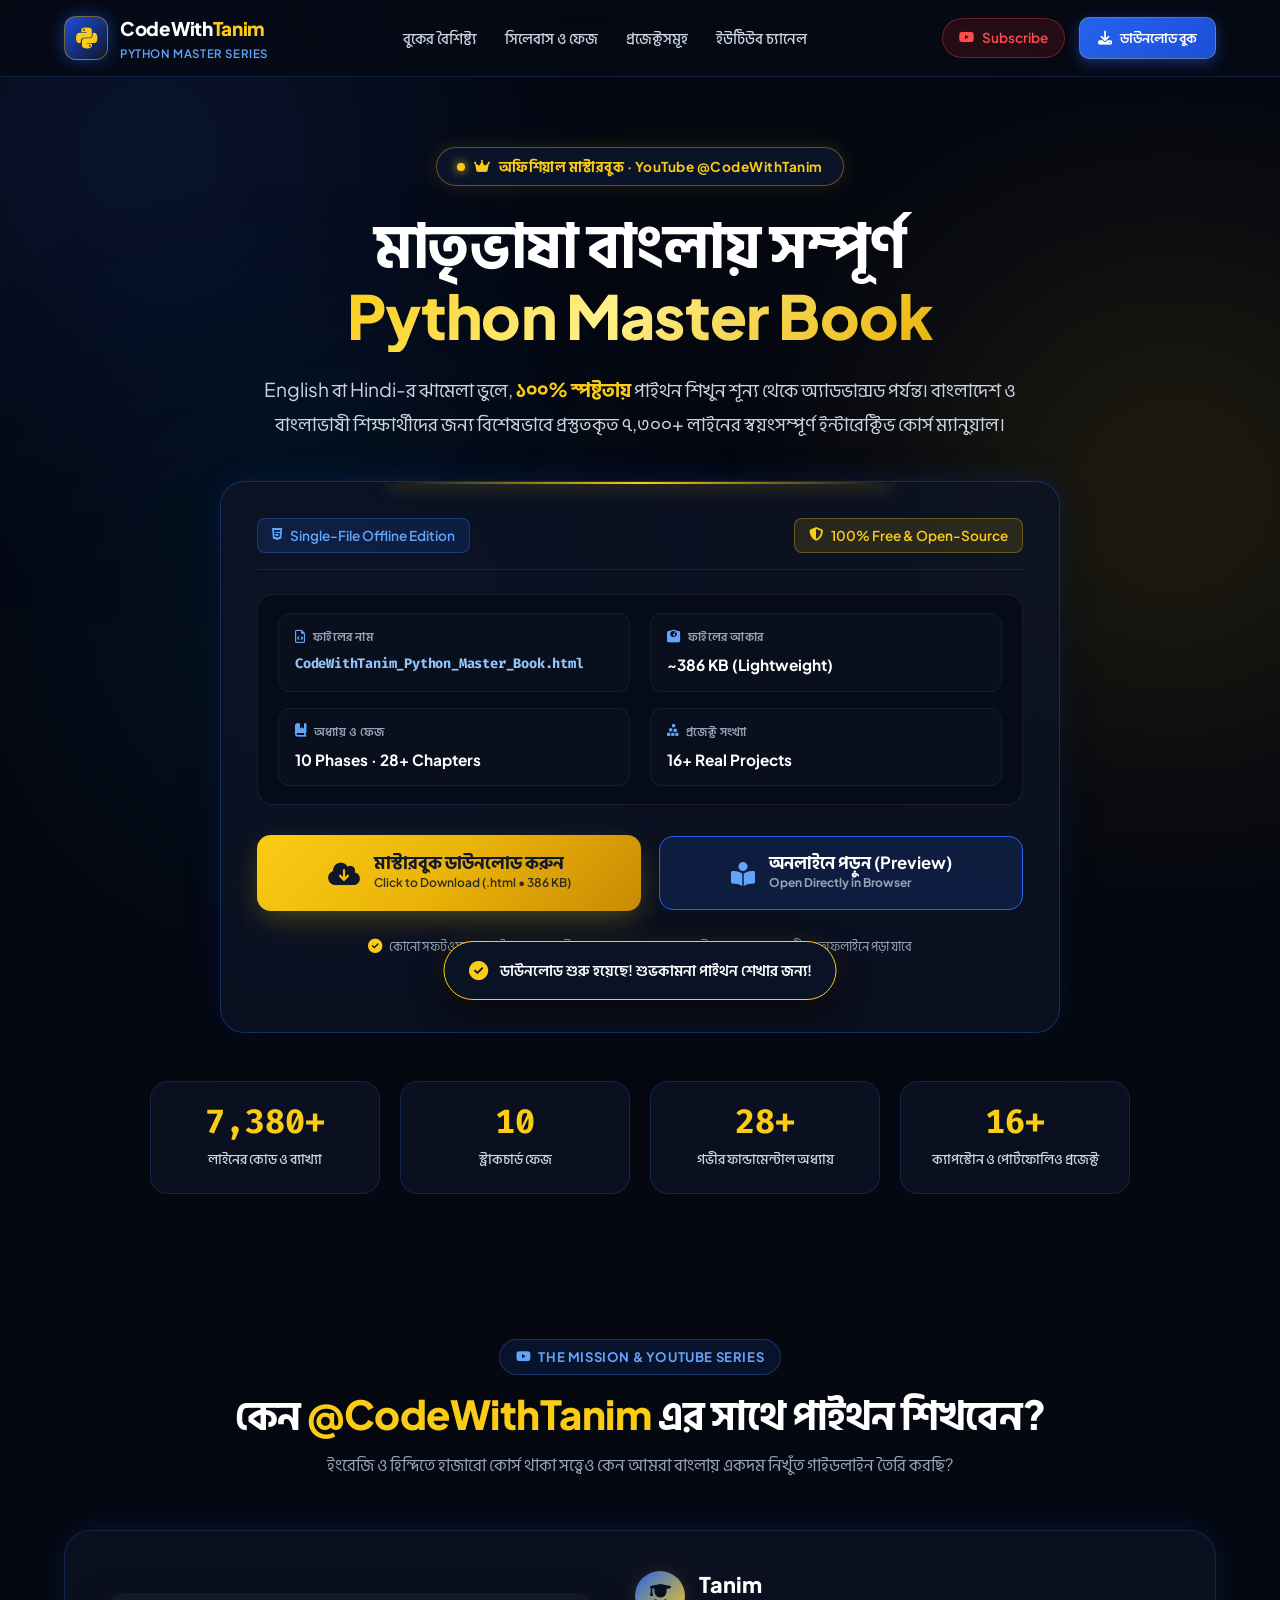
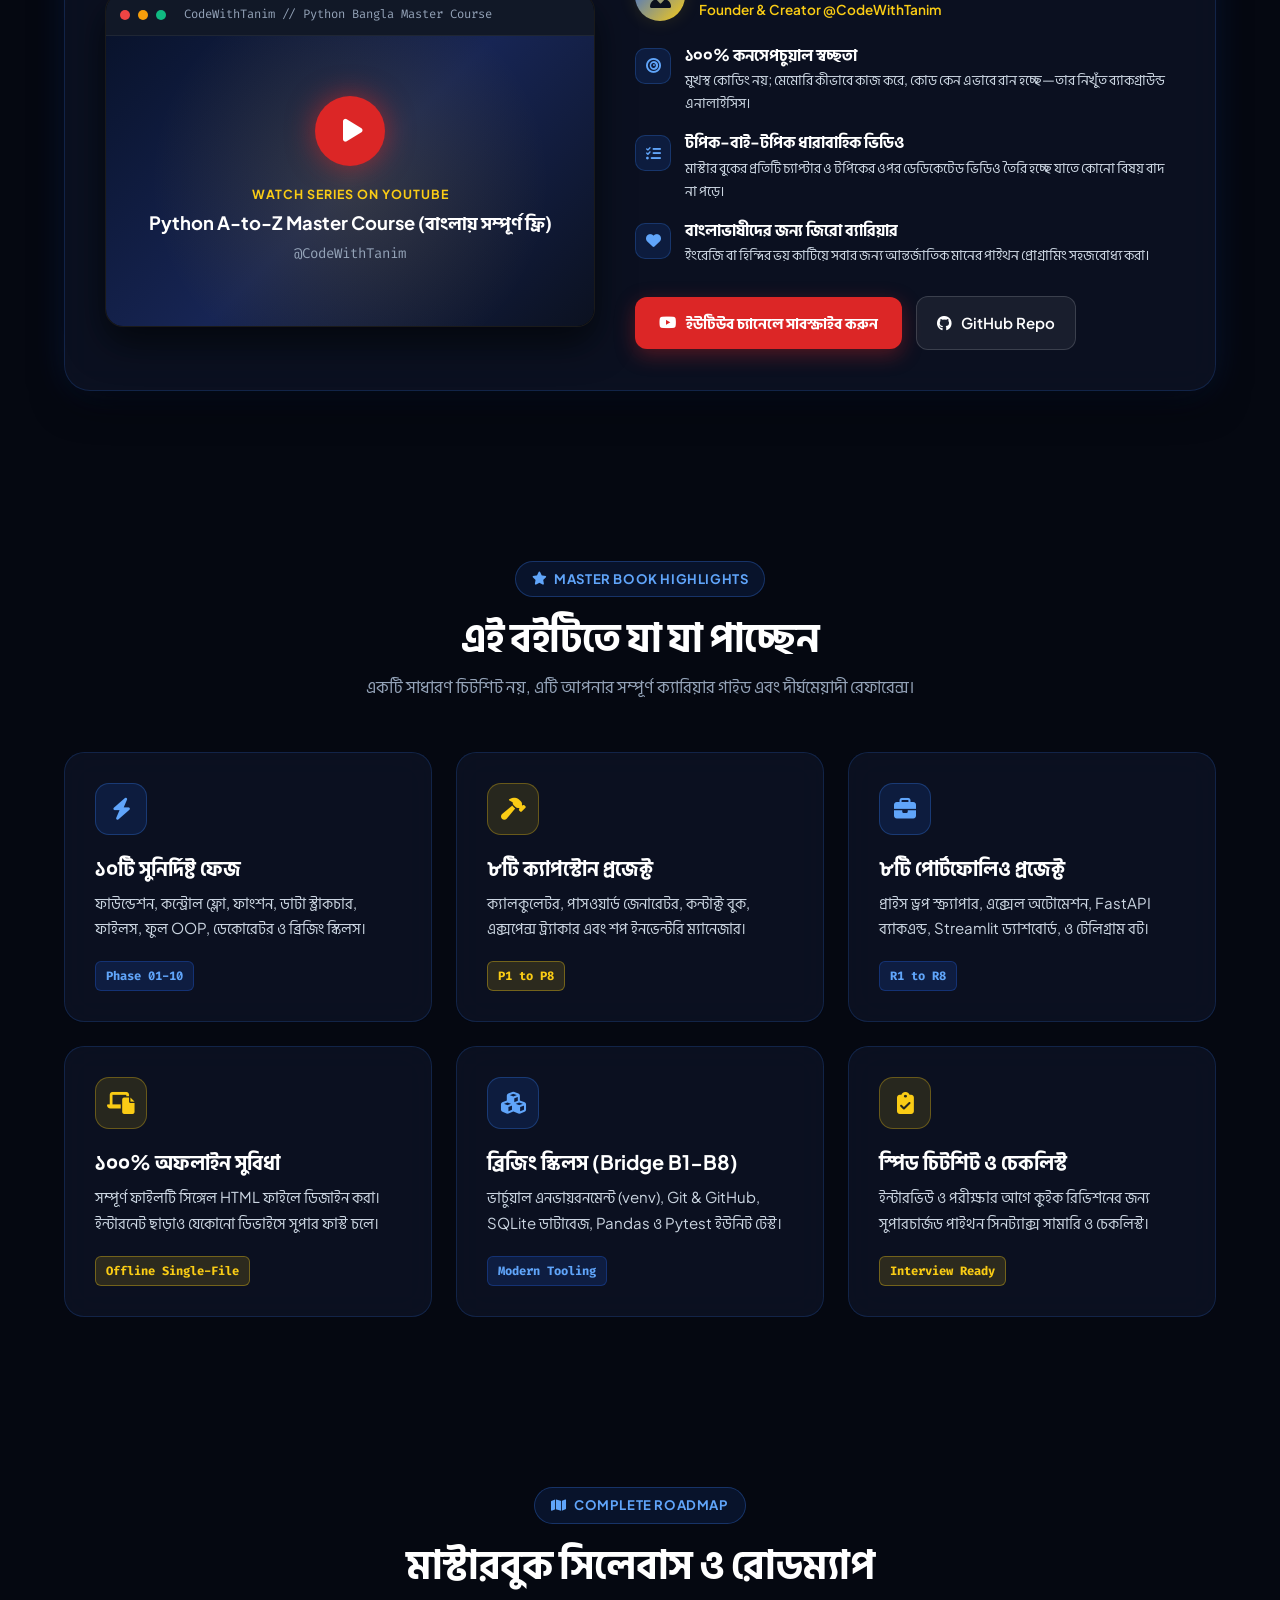
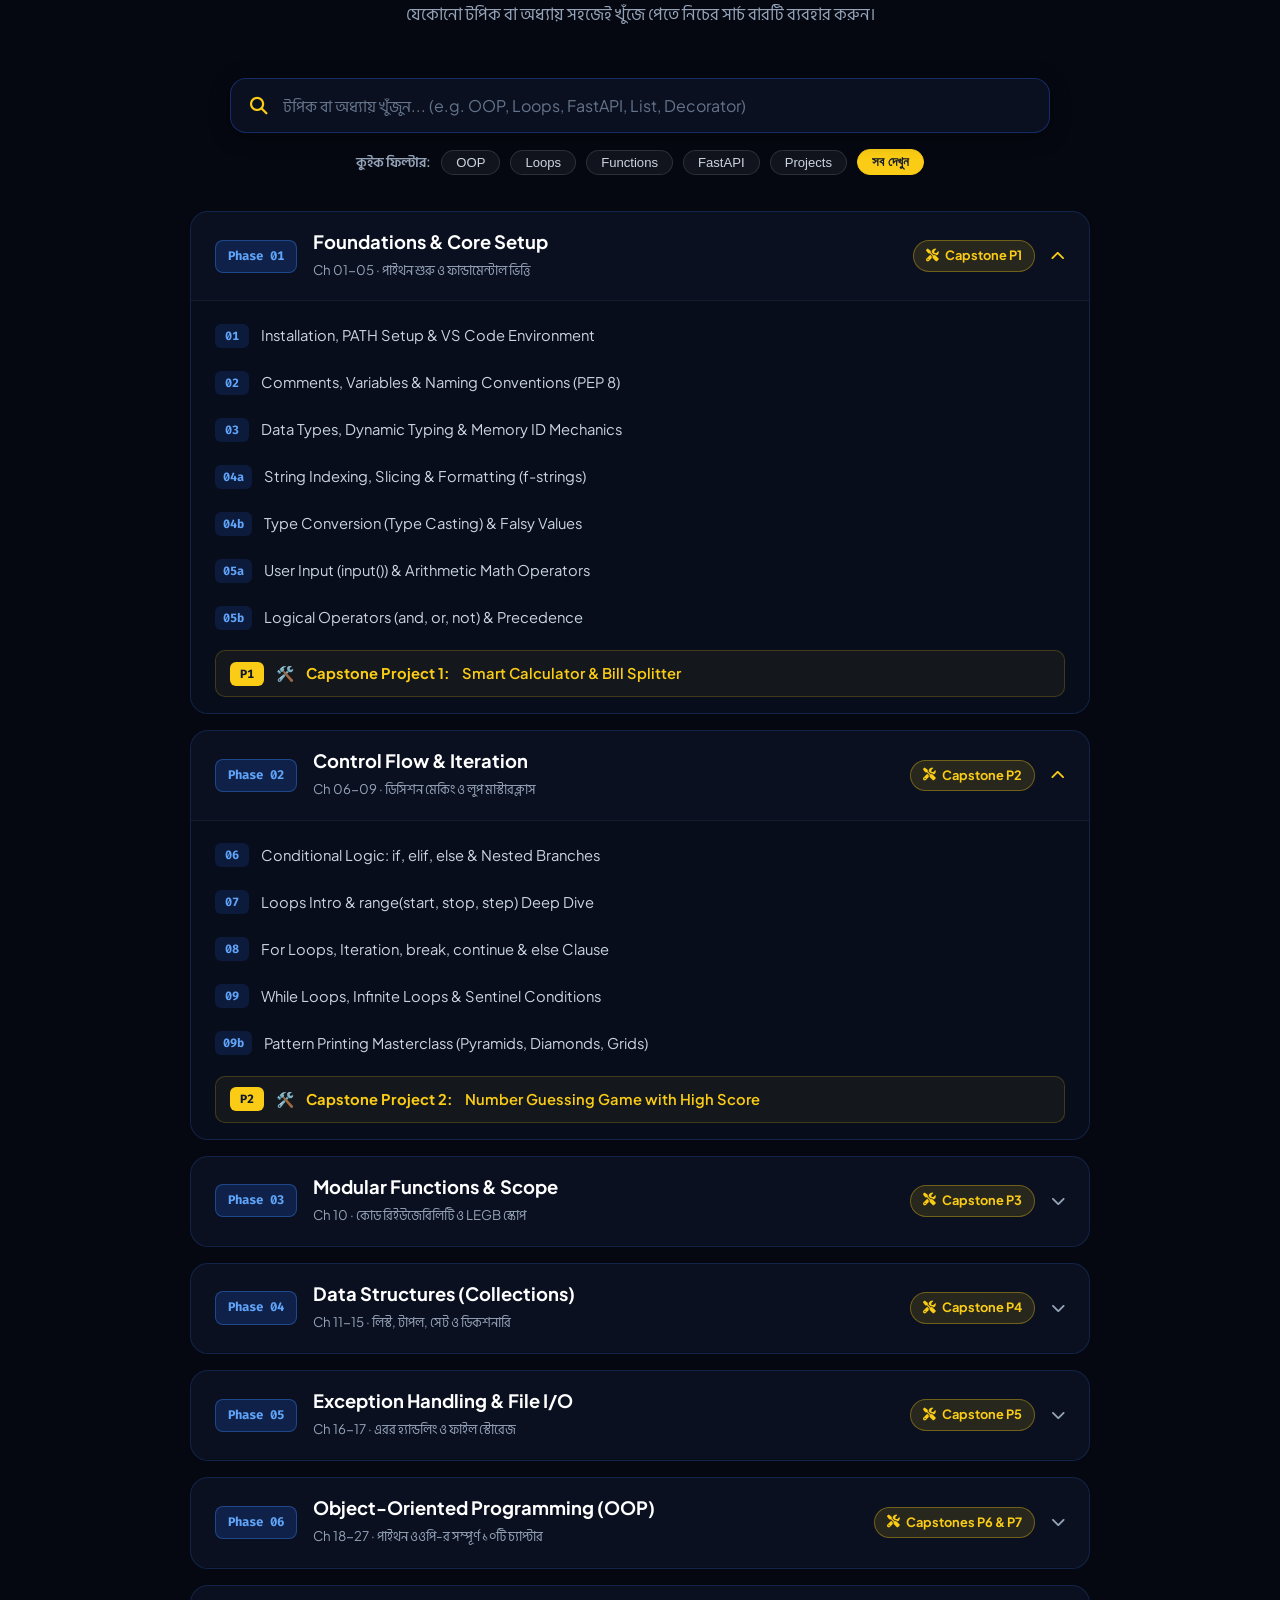
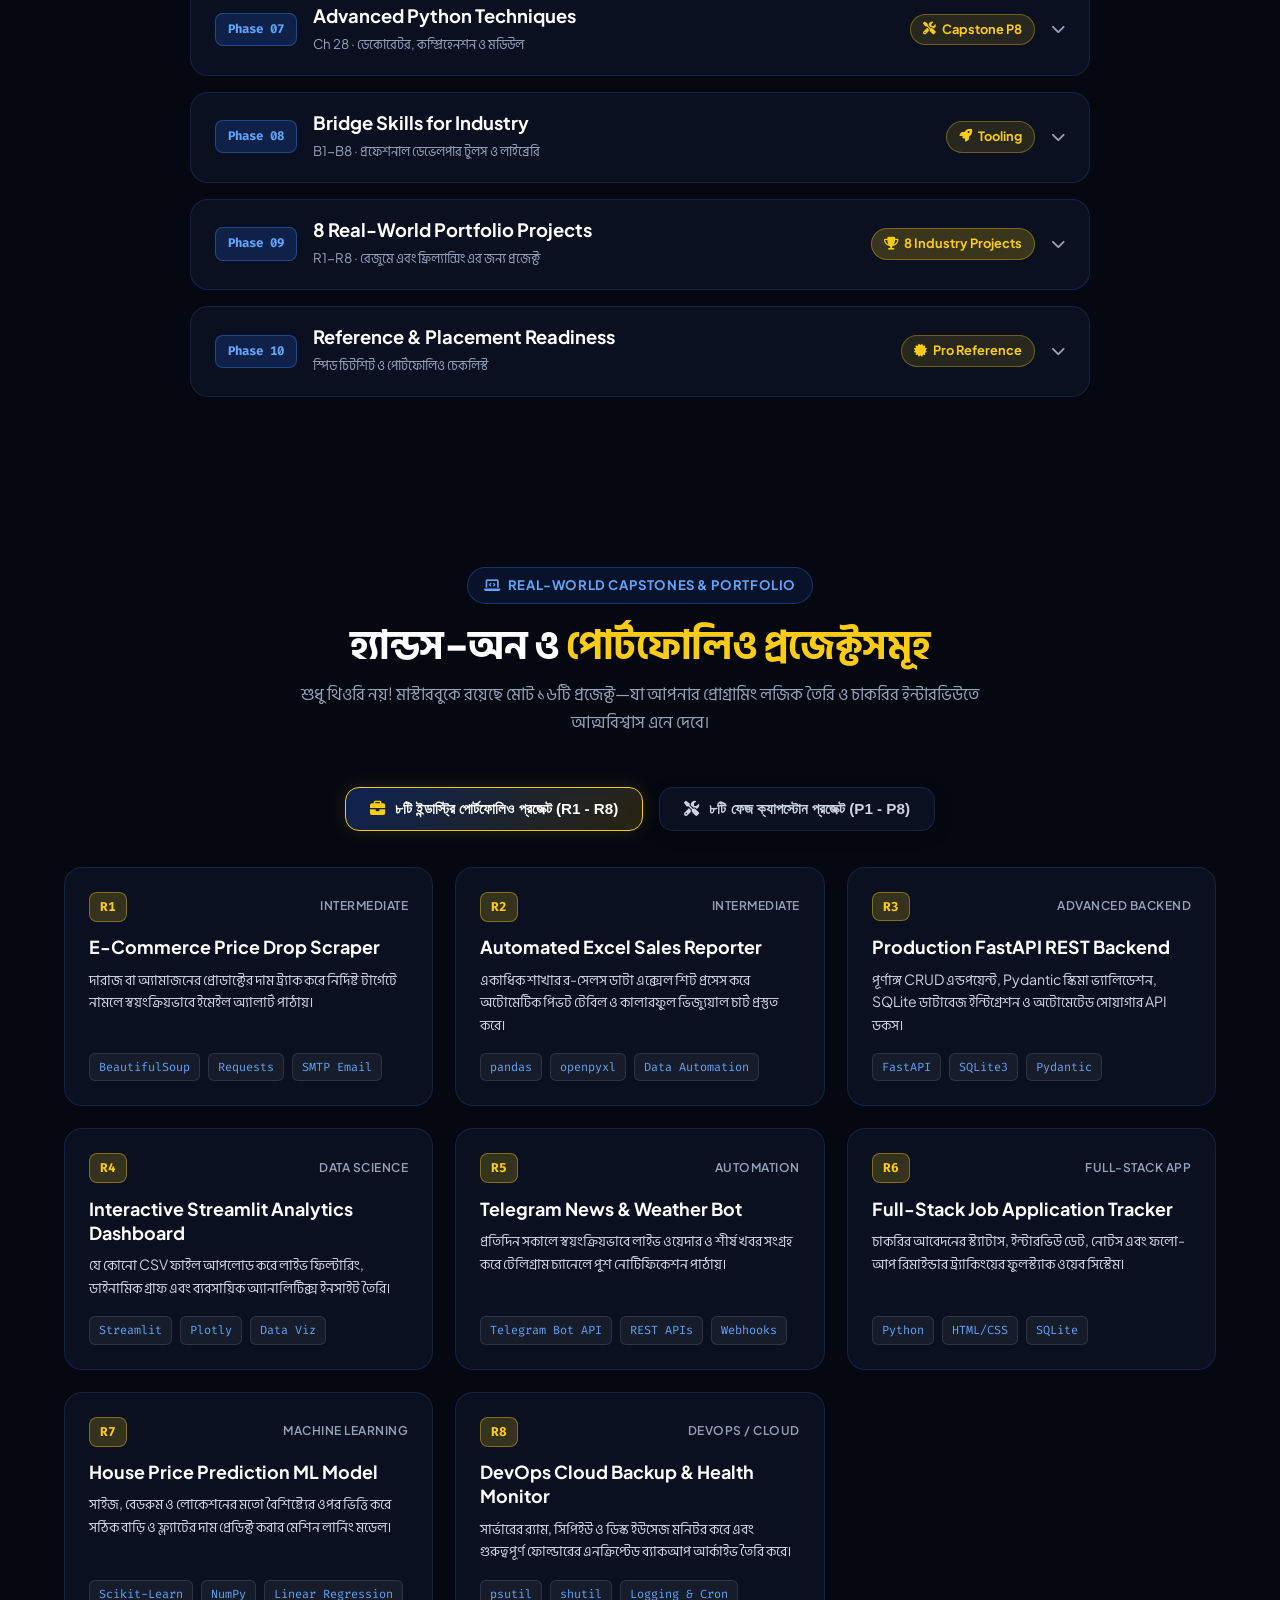
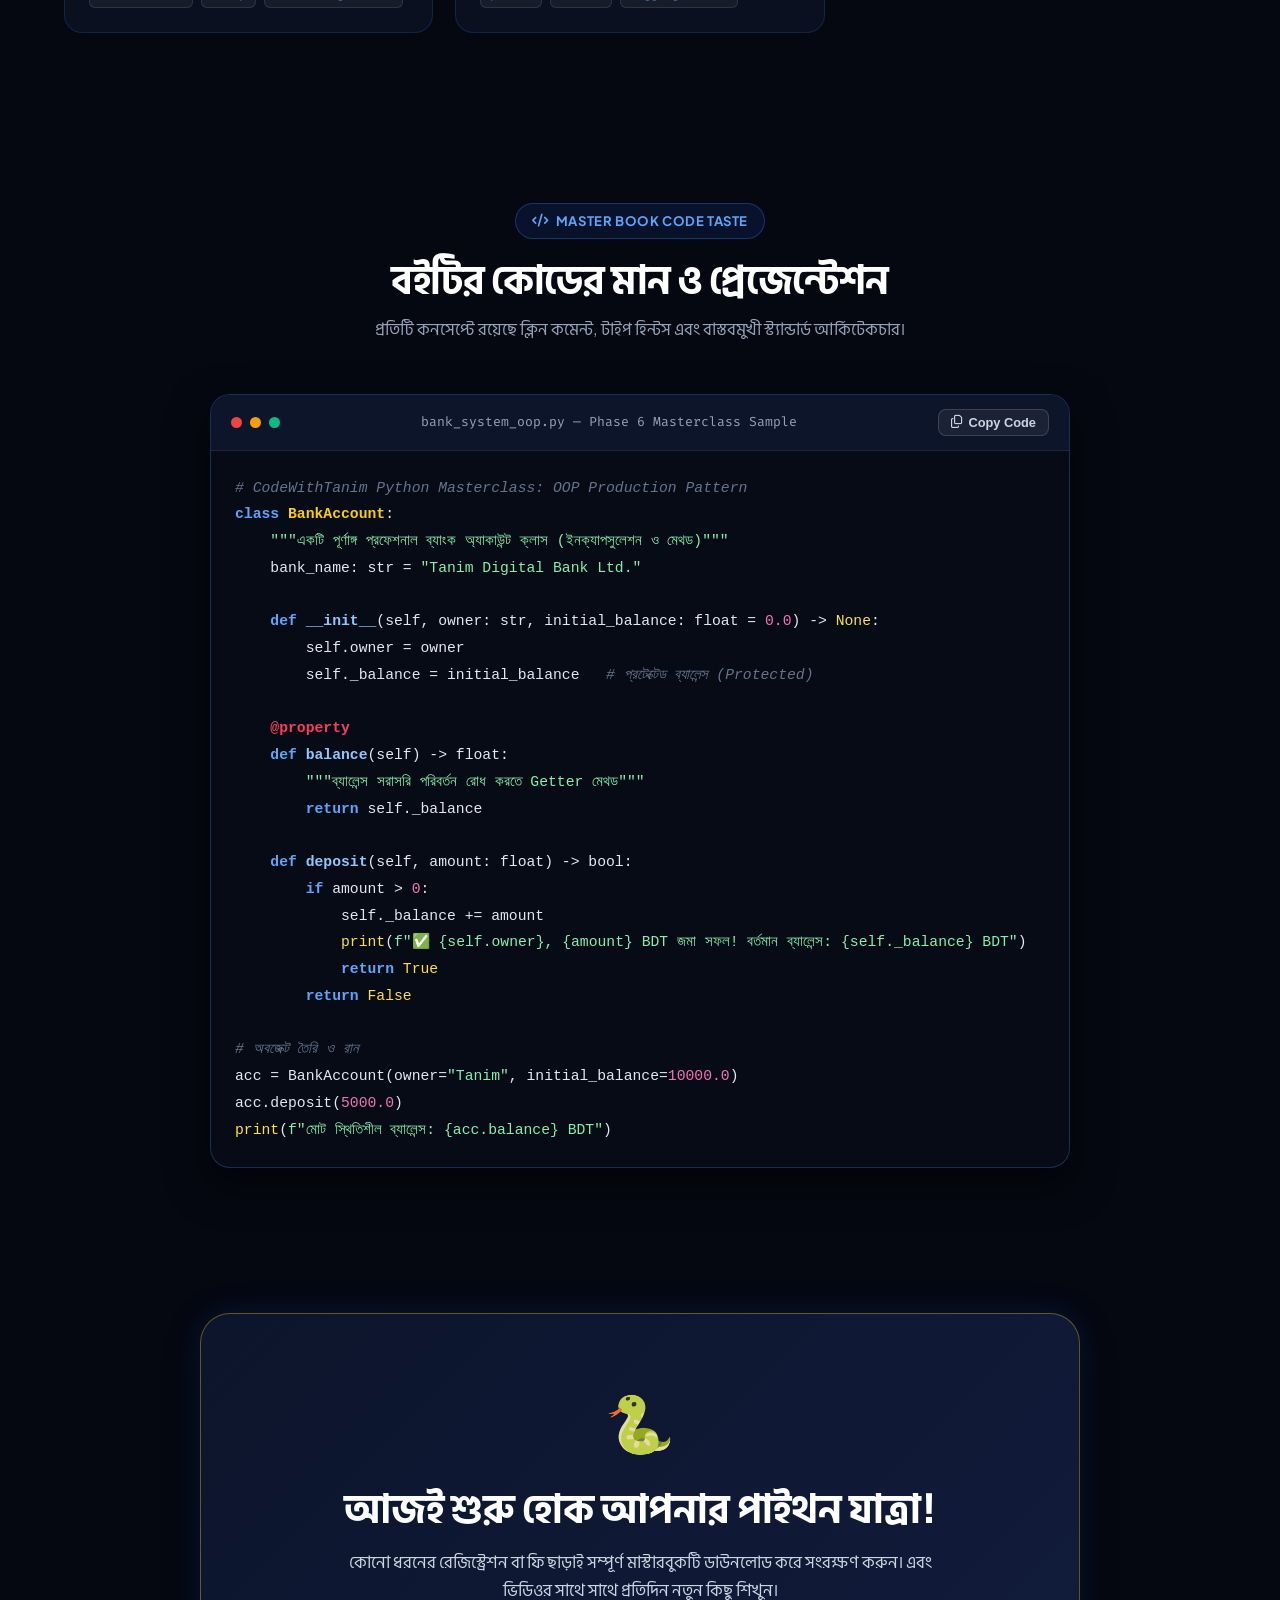
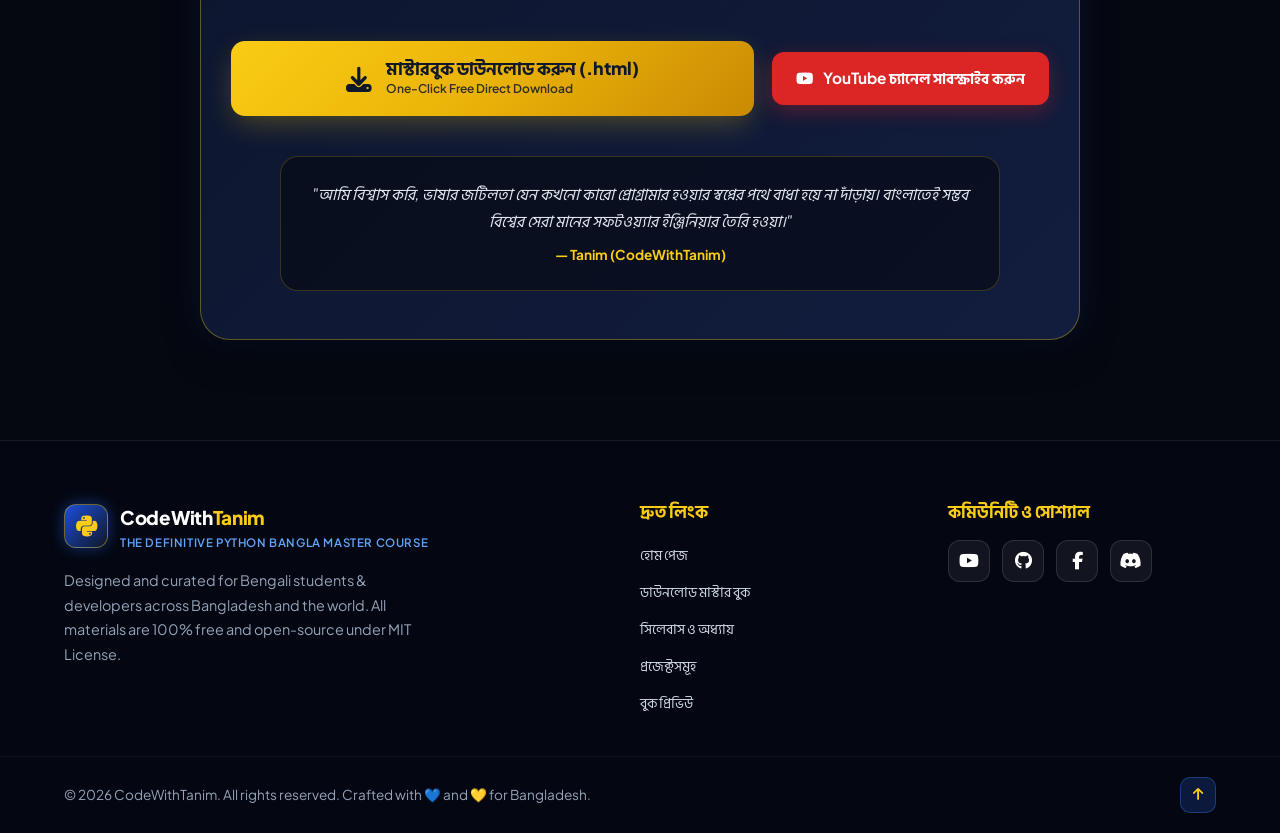
<file: index.html>
<!doctype html>
<html lang="bn">

<head>
  <meta charset="UTF-8" />
  <meta name="viewport" content="width=device-width, initial-scale=1.0" />
  <title>
    Download Python Master Book | CodeWithTanim | পাইথন এ-টু-জেড মাস্টার কোর্স
  </title>
  <meta name="description"
    content="Download the definitive Python Bangla Master Book by CodeWithTanim. 7,300+ lines of documentation, 10 phases, 16+ real-world projects, offline-ready for Bengali students." />
  <meta name="keywords"
    content="Python Bangla, Python Master Course, CodeWithTanim, Python Bangla Tutorial, Python Book Bangla, Learn Python in Bengali" />
  <meta name="author" content="CodeWithTanim" />

  <!-- Open Graph / Meta -->
  <meta property="og:type" content="website" />
  <meta property="og:title" content="Python Bangla Master Book - CodeWithTanim" />
  <meta property="og:description"
    content="মাতৃভাষা বাংলায় সম্পূর্ণ পাইথন প্রোগ্রামিং শেখার চূড়ান্ত মাস্টারবুক। ১ ক্লিকে ডাউনলোড করুন সম্পূর্ণ ফ্রি।" />
  <meta property="og:site_name" content="CodeWithTanim" />

  <!-- Favicon -->
  <link rel="icon"
    href="data:image/svg+xml,<svg xmlns=%22http://www.w3.org/2000/svg%22 viewBox=%220 0 100 100%22><text y=%22.9em%22 font-size=%2290%22>🐍</text></svg>" />

  <!-- Google Fonts -->
  <link rel="preconnect" href="https://fonts.googleapis.com" />
  <link rel="preconnect" href="https://fonts.gstatic.com" crossorigin />
  <link
    href="https://fonts.googleapis.com/css2?family=Fira+Code:wght@400;500;600;700&family=Hind+Siliguri:wght@400;500;600;700&family=Plus+Jakarta+Sans:wght@400;500;600;700;800&display=swap"
    rel="stylesheet" />

  <!-- Font Awesome Icons -->
  <link rel="stylesheet" href="https://cdnjs.cloudflare.com/ajax/libs/font-awesome/6.4.2/css/all.min.css"
    integrity="sha512-z3gLpd7yknf1YoNbCzqRKc4qyor8gaKU1qmn+CShxbuBusANI9QpRohGBreCFkKxLhei6S9CQXFEbbKuqLg0DA=="
    crossorigin="anonymous" referrerpolicy="no-referrer" />

  <!-- Custom Stylesheet -->
  <link rel="stylesheet" href="style.css" />
</head>

<body>
  <!-- Ambient background glow elements -->
  <div class="ambient-glow glow-blue"></div>
  <div class="ambient-glow glow-yellow"></div>
  <div class="ambient-glow glow-cyan"></div>

  <!-- VIP Header / Navigation -->
  <header class="vip-header" id="topNav">
    <div class="container nav-container">
      <a href="#" class="brand-logo" id="brandLogo">
        <div class="brand-icon">
          <i class="fa-brands fa-python"></i>
        </div>
        <div class="brand-text">
          <span class="brand-name">CodeWith<span class="highlight-yellow">Tanim</span></span>
          <span class="brand-sub">Python Master Series</span>
        </div>
      </a>

      <nav class="nav-links">
        <a href="#overview" class="nav-item">বুকের বৈশিষ্ট্য</a>
        <a href="#curriculum" class="nav-item">সিলেবাস ও ফেজ</a>
        <a href="#projects" class="nav-item">প্রজেক্টসমূহ</a>
        <a href="#channel" class="nav-item">ইউটিউব চ্যানেল</a>
      </nav>

      <div class="nav-actions">
        <a href="https://www.youtube.com/@CodeWithTanim?sub_confirmation=1" target="_blank" rel="noopener noreferrer"
          class="yt-badge-btn" id="navYtBtn">
          <i class="fa-brands fa-youtube"></i>
          <span>Subscribe</span>
        </a>
        <a href="#downloadSection" class="btn-vip-sm">
          <i class="fa-solid fa-download"></i>
          <span>ডাউনলোড বুক</span>
        </a>
      </div>
    </div>
  </header>

  <main>
    <!-- HERO SECTION -->
    <section class="hero-section" id="hero">
      <div class="container hero-container">
        <!-- VIP Pill Tag -->
        <div class="vip-tag-wrapper">
          <span class="vip-badge">
            <span class="pulse-dot"></span>
            <i class="fa-solid fa-crown"></i>
            <span>অফিশিয়াল মাস্টারবুক · YouTube @CodeWithTanim</span>
          </span>
        </div>

        <h1 class="hero-title">
          মাতৃভাষা বাংলায় সম্পূর্ণ <br />
          <span class="gradient-text-yellow">Python Master Book</span>
        </h1>

        <p class="hero-subtitle">
          English বা Hindi-র ঝামেলা ভুলে,
          <strong>১০০% স্পষ্টতায়</strong> পাইথন শিখুন শূন্য থেকে অ্যাডভান্সড
          পর্যন্ত। বাংলাদেশ ও বাংলাভাষী শিক্ষার্থীদের জন্য বিশেষভাবে
          প্রস্তুতকৃত ৭,৩০০+ লাইনের স্বয়ংসম্পূর্ণ ইন্টারেক্টিভ কোর্স
          ম্যানুয়াল।
        </p>

        <!-- DOWNLOAD & ACTION CARD -->
        <div class="download-card-hero" id="downloadSection">
          <div class="card-inner-glow"></div>

          <div class="card-header-badge">
            <div class="file-type-pill">
              <i class="fa-brands fa-html5"></i> Single-File Offline Edition
            </div>
            <div class="file-version-pill">
              <i class="fa-solid fa-shield-halved"></i> 100% Free &
              Open-Source
            </div>
          </div>

          <div class="card-body-content">
            <div class="book-info-row">
              <div class="info-item file-name-item">
                <span class="info-label"><i class="fa-regular fa-file-code"></i> ফাইলের নাম</span>
                <span class="info-val code-font file-name-text"
                  title="CodeWithTanim_Python_Master_Book.html">CodeWithTanim_Python_Master_Book.html</span>
              </div>
              <div class="info-item">
                <span class="info-label"><i class="fa-solid fa-weight-scale"></i> ফাইলের আকার</span>
                <span class="info-val highlight-yellow">~386 KB (Lightweight)</span>
              </div>
              <div class="info-item">
                <span class="info-label"><i class="fa-solid fa-book-bookmark"></i> অধ্যায় ও
                  ফেজ</span>
                <span class="info-val highlight-blue">10 Phases · 28+ Chapters</span>
              </div>
              <div class="info-item">
                <span class="info-label"><i class="fa-solid fa-cubes-stacked"></i> প্রজেক্ট
                  সংখ্যা</span>
                <span class="info-val">16+ Real Projects</span>
              </div>
            </div>

            <!-- Big Buttons -->
            <div class="hero-btn-group">
              <a href="CodeWithTanim_Python_Master_Book.html" download="CodeWithTanim_Python_Master_Book.html"
                class="btn-vip-primary" id="btnDownloadBook">
                <span class="btn-icon"><i class="fa-solid fa-cloud-arrow-down"></i></span>
                <span class="btn-text">
                  <span class="btn-main-txt">মাস্টারবুক ডাউনলোড করুন</span>
                  <span class="btn-sub-txt">Click to Download (.html • 386 KB)</span>
                </span>
                <span class="btn-shine"></span>
              </a>

              <a href="CodeWithTanim_Python_Master_Book.html" target="_blank" class="btn-vip-secondary"
                id="btnReadOnline">
                <span class="btn-icon"><i class="fa-solid fa-book-open-reader"></i></span>
                <span class="btn-text">
                  <span class="btn-main-txt">অনলাইনে পড়ুন (Preview)</span>
                  <span class="btn-sub-txt">Open Directly in Browser</span>
                </span>
              </a>
            </div>

            <div class="hero-helper-notes">
              <span><i class="fa-solid fa-circle-check"></i> কোনো সফটওয়্যার ছাড়াই
                যেকোনো ব্রাউজারে চলবে</span>
              <span><i class="fa-solid fa-wifi-slash"></i> একবার ডাউনলোড করলে
                আজীবন অফলাইনে পড়া যাবে</span>
              <span><i class="fa-solid fa-laptop-code"></i> মোবাইল, ট্যাবলেট ও
                পিসির জন্য অপ্টিমাইজড</span>
            </div>
          </div>
        </div>

        <!-- STATS BAR -->
        <div class="stats-grid">
          <div class="stat-card">
            <div class="stat-num" data-count="7380">7,380+</div>
            <div class="stat-label">লাইনের কোড ও ব্যাখ্যা</div>
          </div>
          <div class="stat-card">
            <div class="stat-num" data-count="10">10</div>
            <div class="stat-label">স্ট্রাকচার্ড ফেজ</div>
          </div>
          <div class="stat-card">
            <div class="stat-num" data-count="28">28+</div>
            <div class="stat-label">গভীর ফান্ডামেন্টাল অধ্যায়</div>
          </div>
          <div class="stat-card">
            <div class="stat-num" data-count="16">16+</div>
            <div class="stat-label">ক্যাপস্টোন ও পোর্টফোলিও প্রজেক্ট</div>
          </div>
        </div>
      </div>
    </section>

    <!-- WHY BENGALI PYTHON & YOUTUBE SHOWCASE -->
    <section class="section channel-section" id="channel">
      <div class="container">
        <div class="section-badge-center">
          <span class="badge-chip"><i class="fa-brands fa-youtube"></i> The Mission & YouTube
            Series</span>
        </div>
        <h2 class="section-title text-center">
          কেন <span class="highlight-yellow">@CodeWithTanim</span> এর সাথে
          পাইথন শিখবেন?
        </h2>
        <p class="section-desc text-center">
          ইংরেজি ও হিন্দিতে হাজারো কোর্স থাকা সত্ত্বেও কেন আমরা বাংলায় একদম
          নিখুঁত গাইডলাইন তৈরি করছি?
        </p>

        <div class="channel-card-vip">
          <div class="channel-visual">
            <div class="yt-screen-mockup">
              <div class="mockup-top-bar">
                <span class="dot red"></span>
                <span class="dot yellow"></span>
                <span class="dot green"></span>
                <span class="mockup-title">CodeWithTanim // Python Bangla Master Course</span>
              </div>
              <div class="mockup-screen-body">
                <div class="play-overlay">
                  <a href="https://www.youtube.com/playlist?list=PLLa6y8WpTmVY" target="_blank"
                    rel="noopener noreferrer" class="play-btn-circle" id="ytPlayCircle" aria-label="Watch on YouTube">
                    <i class="fa-solid fa-play"></i>
                  </a>
                  <p class="yt-screen-tag">Watch Series on YouTube</p>
                  <h3 class="yt-video-title">
                    Python A-to-Z Master Course (বাংলায় সম্পূর্ণ ফ্রি)
                  </h3>
                  <span class="yt-channel-tag">@CodeWithTanim</span>
                </div>
              </div>
            </div>
          </div>

          <div class="channel-info-content">
            <div class="author-profile">
              <div class="avatar-badge">
                <i class="fa-solid fa-user-graduate"></i>
              </div>
              <div>
                <h3 class="author-name">Tanim</h3>
                <p class="author-handle">Founder & Creator @CodeWithTanim</p>
              </div>
            </div>

            <div class="mission-points">
              <div class="point-item">
                <div class="point-icon">
                  <i class="fa-solid fa-bullseye"></i>
                </div>
                <div>
                  <h4>১০০% কনসেপচুয়াল স্বচ্ছতা</h4>
                  <p>
                    মুখস্থ কোডিং নয়; মেমোরি কীভাবে কাজ করে, কোড কেন এভাবে রান
                    হচ্ছে—তার নিখুঁত ব্যাকগ্রাউন্ড এনালাইসিস।
                  </p>
                </div>
              </div>

              <div class="point-item">
                <div class="point-icon">
                  <i class="fa-solid fa-list-check"></i>
                </div>
                <div>
                  <h4>টপিক-বাই-টপিক ধারাবাহিক ভিডিও</h4>
                  <p>
                    মাস্টার বুকের প্রতিটি চ্যাপ্টার ও টপিকের ওপর ডেডিকেটেড
                    ভিডিও তৈরি হচ্ছে যাতে কোনো বিষয় বাদ না পড়ে।
                  </p>
                </div>
              </div>

              <div class="point-item">
                <div class="point-icon">
                  <i class="fa-solid fa-heart"></i>
                </div>
                <div>
                  <h4>বাংলাভাষীদের জন্য জিরো ব্যারিয়ার</h4>
                  <p>
                    ইংরেজি বা হিন্দির ভয় কাটিয়ে সবার জন্য আন্তর্জাতিক মানের
                    পাইথন প্রোগ্রামিং সহজবোধ্য করা।
                  </p>
                </div>
              </div>
            </div>

            <div class="channel-cta-row">
              <a href="https://www.youtube.com/@CodeWithTanim?sub_confirmation=1" target="_blank"
                rel="noopener noreferrer" class="btn-yt-large" id="btnSubscribeMain">
                <i class="fa-brands fa-youtube"></i>
                <span>ইউটিউব চ্যানেলে সাবস্ক্রাইব করুন</span>
              </a>
              <a href="https://github.com/CodeWithTanim/python-bangla-master-course" target="_blank"
                rel="noopener noreferrer" class="btn-github-sub" id="btnGithubRepo">
                <i class="fa-brands fa-github"></i>
                <span>GitHub Repo</span>
              </a>
            </div>
          </div>
        </div>
      </div>
    </section>

    <!-- MASTER BOOK UNIQUE FEATURES -->
    <section class="section features-section" id="overview">
      <div class="container">
        <div class="section-badge-center">
          <span class="badge-chip"><i class="fa-solid fa-star"></i> Master Book Highlights</span>
        </div>
        <h2 class="section-title text-center">এই বইটিতে যা যা পাচ্ছেন</h2>
        <p class="section-desc text-center">
          একটি সাধারণ চিটশিট নয়, এটি আপনার সম্পূর্ণ ক্যারিয়ার গাইড এবং
          দীর্ঘমেয়াদী রেফারেন্স।
        </p>

        <div class="features-grid">
          <div class="feature-card">
            <div class="feature-icon-box">
              <i class="fa-solid fa-bolt"></i>
            </div>
            <h3 class="feature-title">১০টি সুনির্দিষ্ট ফেজ</h3>
            <p class="feature-desc">
              ফাউন্ডেশন, কন্ট্রোল ফ্লো, ফাংশন, ডাটা স্ট্রাকচার, ফাইলস, ফুল
              OOP, ডেকোরেটর ও ব্রিজিং স্কিলস।
            </p>
            <span class="feature-badge">Phase 01-10</span>
          </div>

          <div class="feature-card">
            <div class="feature-icon-box yellow">
              <i class="fa-solid fa-hammer"></i>
            </div>
            <h3 class="feature-title">৮টি ক্যাপস্টোন প্রজেক্ট</h3>
            <p class="feature-desc">
              ক্যালকুলেটর, পাসওয়ার্ড জেনারেটর, কন্টাক্ট বুক, এক্সপেন্স
              ট্র্যাকার এবং শপ ইনভেন্টরি ম্যানেজার।
            </p>
            <span class="feature-badge yellow">P1 to P8</span>
          </div>

          <div class="feature-card">
            <div class="feature-icon-box">
              <i class="fa-solid fa-briefcase"></i>
            </div>
            <h3 class="feature-title">৮টি পোর্টফোলিও প্রজেক্ট</h3>
            <p class="feature-desc">
              প্রাইস ড্রপ স্ক্র্যাপার, এক্সেল অটোমেশন, FastAPI ব্যাকএন্ড,
              Streamlit ড্যাশবোর্ড, ও টেলিগ্রাম বট।
            </p>
            <span class="feature-badge">R1 to R8</span>
          </div>

          <div class="feature-card">
            <div class="feature-icon-box yellow">
              <i class="fa-solid fa-laptop-file"></i>
            </div>
            <h3 class="feature-title">১০০% অফলাইন সুবিধা</h3>
            <p class="feature-desc">
              সম্পূর্ণ ফাইলটি সিঙ্গেল HTML ফাইলে ডিজাইন করা। ইন্টারনেট ছাড়াও
              যেকোনো ডিভাইসে সুপার ফাস্ট চলে।
            </p>
            <span class="feature-badge yellow">Offline Single-File</span>
          </div>

          <div class="feature-card">
            <div class="feature-icon-box">
              <i class="fa-solid fa-cubes"></i>
            </div>
            <h3 class="feature-title">ব্রিজিং স্কিলস (Bridge B1-B8)</h3>
            <p class="feature-desc">
              ভার্চুয়াল এনভায়রনমেন্ট (venv), Git & GitHub, SQLite ডাটাবেজ,
              Pandas ও Pytest ইউনিট টেস্ট।
            </p>
            <span class="feature-badge">Modern Tooling</span>
          </div>

          <div class="feature-card">
            <div class="feature-icon-box yellow">
              <i class="fa-solid fa-clipboard-check"></i>
            </div>
            <h3 class="feature-title">স্পিড চিটশিট ও চেকলিস্ট</h3>
            <p class="feature-desc">
              ইন্টারভিউ ও পরীক্ষার আগে কুইক রিভিশনের জন্য সুপারচার্জড পাইথন
              সিনট্যাক্স সামারি ও চেকলিস্ট।
            </p>
            <span class="feature-badge yellow">Interview Ready</span>
          </div>
        </div>
      </div>
    </section>

    <!-- CURRICULUM ROADMAP & SEARCH -->
    <section class="section curriculum-section" id="curriculum">
      <div class="container">
        <div class="section-badge-center">
          <span class="badge-chip"><i class="fa-solid fa-map"></i> Complete Roadmap</span>
        </div>
        <h2 class="section-title text-center">
          মাস্টারবুক সিলেবাস ও রোডম্যাপ
        </h2>
        <p class="section-desc text-center">
          যেকোনো টপিক বা অধ্যায় সহজেই খুঁজে পেতে নিচের সার্চ বারটি ব্যবহার
          করুন।
        </p>

        <!-- Topic Search Box -->
        <div class="search-filter-wrapper">
          <div class="search-input-box">
            <i class="fa-solid fa-magnifying-glass search-icon"></i>
            <input type="text" id="topicSearch"
              placeholder="টপিক বা অধ্যায় খুঁজুন... (e.g. OOP, Loops, FastAPI, List, Decorator)" autocomplete="off" />
            <button class="clear-search-btn" id="clearSearch" aria-label="Clear Search">
              <i class="fa-solid fa-xmark"></i>
            </button>
          </div>
          <div class="search-tags-quick">
            <span>কুইক ফিল্টার:</span>
            <button class="quick-tag" data-filter="OOP">OOP</button>
            <button class="quick-tag" data-filter="Loops">Loops</button>
            <button class="quick-tag" data-filter="Functions">
              Functions
            </button>
            <button class="quick-tag" data-filter="FastAPI">FastAPI</button>
            <button class="quick-tag" data-filter="Project">Projects</button>
            <button class="quick-tag active" data-filter="all">
              সব দেখুন
            </button>
          </div>
        </div>

        <!-- Curriculum Accordion / Timeline -->
        <div class="roadmap-accordion" id="roadmapList">
          <!-- Phase 1 -->
          <div class="phase-card"
            data-keywords="foundations python install vs code variables data types slicing operators p1 calculator">
            <div class="phase-card-header" onclick="togglePhase(this)">
              <div class="phase-header-left">
                <span class="phase-pill">Phase 01</span>
                <div>
                  <h3 class="phase-title">Foundations & Core Setup</h3>
                  <span class="phase-meta">Ch 01-05 · পাইথন শুরু ও ফান্ডামেন্টাল ভিত্তি</span>
                </div>
              </div>
              <div class="phase-header-right">
                <span class="project-pill"><i class="fa-solid fa-screwdriver-wrench"></i> Capstone
                  P1</span>
                <i class="fa-solid fa-chevron-down phase-arrow"></i>
              </div>
            </div>
            <div class="phase-card-body">
              <ul class="topic-list">
                <li>
                  <span class="chap-badge">01</span> Installation, PATH Setup
                  & VS Code Environment
                </li>
                <li>
                  <span class="chap-badge">02</span> Comments, Variables &
                  Naming Conventions (PEP 8)
                </li>
                <li>
                  <span class="chap-badge">03</span> Data Types, Dynamic
                  Typing & Memory ID Mechanics
                </li>
                <li>
                  <span class="chap-badge">04a</span> String Indexing, Slicing
                  & Formatting (f-strings)
                </li>
                <li>
                  <span class="chap-badge">04b</span> Type Conversion (Type
                  Casting) & Falsy Values
                </li>
                <li>
                  <span class="chap-badge">05a</span> User Input (input()) &
                  Arithmetic Math Operators
                </li>
                <li>
                  <span class="chap-badge">05b</span> Logical Operators (and,
                  or, not) & Precedence
                </li>
                <li class="capstone-item">
                  <span class="chap-badge gold">P1</span> 🛠️
                  <strong>Capstone Project 1:</strong> Smart Calculator & Bill
                  Splitter
                </li>
              </ul>
            </div>
          </div>

          <!-- Phase 2 -->
          <div class="phase-card"
            data-keywords="control flow if elif else loops range for while pattern printing p2 guessing game">
            <div class="phase-card-header" onclick="togglePhase(this)">
              <div class="phase-header-left">
                <span class="phase-pill">Phase 02</span>
                <div>
                  <h3 class="phase-title">Control Flow & Iteration</h3>
                  <span class="phase-meta">Ch 06-09 · ডিসিশন মেকিং ও লুপ মাস্টারক্লাস</span>
                </div>
              </div>
              <div class="phase-header-right">
                <span class="project-pill"><i class="fa-solid fa-screwdriver-wrench"></i> Capstone
                  P2</span>
                <i class="fa-solid fa-chevron-down phase-arrow"></i>
              </div>
            </div>
            <div class="phase-card-body">
              <ul class="topic-list">
                <li>
                  <span class="chap-badge">06</span> Conditional Logic: if,
                  elif, else & Nested Branches
                </li>
                <li>
                  <span class="chap-badge">07</span> Loops Intro &
                  range(start, stop, step) Deep Dive
                </li>
                <li>
                  <span class="chap-badge">08</span> For Loops, Iteration,
                  break, continue & else Clause
                </li>
                <li>
                  <span class="chap-badge">09</span> While Loops, Infinite
                  Loops & Sentinel Conditions
                </li>
                <li>
                  <span class="chap-badge">09b</span> Pattern Printing
                  Masterclass (Pyramids, Diamonds, Grids)
                </li>
                <li class="capstone-item">
                  <span class="chap-badge gold">P2</span> 🛠️
                  <strong>Capstone Project 2:</strong> Number Guessing Game
                  with High Score
                </li>
              </ul>
            </div>
          </div>

          <!-- Phase 3 -->
          <div class="phase-card"
            data-keywords="functions def scope legb arguments return lambda p3 password generator">
            <div class="phase-card-header" onclick="togglePhase(this)">
              <div class="phase-header-left">
                <span class="phase-pill">Phase 03</span>
                <div>
                  <h3 class="phase-title">Modular Functions & Scope</h3>
                  <span class="phase-meta">Ch 10 · কোড রিইউজেবিলিটি ও LEGB স্কোপ</span>
                </div>
              </div>
              <div class="phase-header-right">
                <span class="project-pill"><i class="fa-solid fa-screwdriver-wrench"></i> Capstone
                  P3</span>
                <i class="fa-solid fa-chevron-down phase-arrow"></i>
              </div>
            </div>
            <div class="phase-card-body">
              <ul class="topic-list">
                <li>
                  <span class="chap-badge">10a</span> Functions (def), Return
                  Values & LEGB Scope (Local, Enclosing, Global, Built-in)
                </li>
                <li>
                  <span class="chap-badge">10b</span> Argument Types:
                  Positional, Keyword, Default, *args & **kwargs
                </li>
                <li class="capstone-item">
                  <span class="chap-badge gold">P3</span> 🛠️
                  <strong>Capstone Project 3:</strong> Secure Password
                  Generator & Strength Checker
                </li>
              </ul>
            </div>
          </div>

          <!-- Phase 4 -->
          <div class="phase-card"
            data-keywords="data structures list tuple set dictionary hash map crud p4 contact book">
            <div class="phase-card-header" onclick="togglePhase(this)">
              <div class="phase-header-left">
                <span class="phase-pill">Phase 04</span>
                <div>
                  <h3 class="phase-title">Data Structures (Collections)</h3>
                  <span class="phase-meta">Ch 11-15 · লিস্ট, টাপল, সেট ও ডিকশনারি</span>
                </div>
              </div>
              <div class="phase-header-right">
                <span class="project-pill"><i class="fa-solid fa-screwdriver-wrench"></i> Capstone
                  P4</span>
                <i class="fa-solid fa-chevron-down phase-arrow"></i>
              </div>
            </div>
            <div class="phase-card-body">
              <ul class="topic-list">
                <li>
                  <span class="chap-badge">11</span> Data Structures Overview
                  & Time Complexity Basics
                </li>
                <li>
                  <span class="chap-badge">12</span> Python Lists: Mutability,
                  Built-in Methods & Shallow vs Deep Copy
                </li>
                <li>
                  <span class="chap-badge">13</span> Tuples: Immutability,
                  Unpacking & Performance Comparison
                </li>
                <li>
                  <span class="chap-badge">14</span> Sets: Uniqueness, Hashing
                  & Venn Diagram Operations (Union, Intersection)
                </li>
                <li>
                  <span class="chap-badge">15</span> Dictionaries: Key-Value
                  Pairs, Hash Tables & Nested Maps
                </li>
                <li class="capstone-item">
                  <span class="chap-badge gold">P4</span> 🛠️
                  <strong>Capstone Project 4:</strong> Interactive Contact
                  Book CRUD System
                </li>
              </ul>
            </div>
          </div>

          <!-- Phase 5 -->
          <div class="phase-card"
            data-keywords="errors exceptions try except file io context manager json csv p5 expense tracker">
            <div class="phase-card-header" onclick="togglePhase(this)">
              <div class="phase-header-left">
                <span class="phase-pill">Phase 05</span>
                <div>
                  <h3 class="phase-title">Exception Handling & File I/O</h3>
                  <span class="phase-meta">Ch 16-17 · এরর হ্যান্ডলিং ও ফাইল স্টোরেজ</span>
                </div>
              </div>
              <div class="phase-header-right">
                <span class="project-pill"><i class="fa-solid fa-screwdriver-wrench"></i> Capstone
                  P5</span>
                <i class="fa-solid fa-chevron-down phase-arrow"></i>
              </div>
            </div>
            <div class="phase-card-body">
              <ul class="topic-list">
                <li>
                  <span class="chap-badge">16</span> Error Handling: try,
                  except, else, finally & Custom Exceptions
                </li>
                <li>
                  <span class="chap-badge">17</span> File Management: open(),
                  with Context Manager, Reading/Writing Text & JSON
                </li>
                <li class="capstone-item">
                  <span class="chap-badge gold">P5</span> 🛠️
                  <strong>Capstone Project 5:</strong> Persistent Expense
                  Tracker with JSON/CSV
                </li>
              </ul>
            </div>
          </div>

          <!-- Phase 6 -->
          <div class="phase-card"
            data-keywords="oop object oriented class objects init self inheritance polymorphism encapsulation abstraction dunder p6 p7 bank inventory">
            <div class="phase-card-header" onclick="togglePhase(this)">
              <div class="phase-header-left">
                <span class="phase-pill">Phase 06</span>
                <div>
                  <h3 class="phase-title">
                    Object-Oriented Programming (OOP)
                  </h3>
                  <span class="phase-meta">Ch 18-27 · পাইথন ওওপি-র সম্পূর্ণ ১০টি চ্যাপ্টার</span>
                </div>
              </div>
              <div class="phase-header-right">
                <span class="project-pill"><i class="fa-solid fa-screwdriver-wrench"></i> Capstones P6
                  & P7</span>
                <i class="fa-solid fa-chevron-down phase-arrow"></i>
              </div>
            </div>
            <div class="phase-card-body">
              <ul class="topic-list">
                <li>
                  <span class="chap-badge">18</span> Introduction to OOP &
                  Programming Paradigms
                </li>
                <li>
                  <span class="chap-badge">19</span> Classes, Instances & the
                  Secret of <code>self</code>
                </li>
                <li>
                  <span class="chap-badge">21</span> The
                  <code>__init__</code> Constructor & Instance State
                </li>
                <li>
                  <span class="chap-badge">22</span> Instance Methods vs Class
                  Methods (<code>@classmethod</code>) vs Static Methods
                </li>
                <li class="capstone-item">
                  <span class="chap-badge gold">P6</span> 🛠️
                  <strong>Capstone 6:</strong> Shop Inventory & Billing System
                </li>
                <li>
                  <span class="chap-badge">23</span> Inheritance, Method
                  Overriding, <code>super()</code> & MRO
                </li>
                <li>
                  <span class="chap-badge">24</span> Polymorphism & Duck
                  Typing Mechanics
                </li>
                <li>
                  <span class="chap-badge">25</span> Encapsulation: Private
                  Attributes & <code>@property</code> Getters/Setters
                </li>
                <li>
                  <span class="chap-badge">26</span> Abstraction & Abstract
                  Base Classes (ABC)
                </li>
                <li>
                  <span class="chap-badge">27</span> Dunder / Magic Methods
                  (<code>__str__</code>, <code>__repr__</code>,
                  <code>__len__</code>, <code>__eq__</code>)
                </li>
                <li class="capstone-item">
                  <span class="chap-badge gold">P7</span> 🛠️
                  <strong>Capstone 7:</strong> Production-Grade Bank Account
                  Management System
                </li>
              </ul>
            </div>
          </div>

          <!-- Phase 7 -->
          <div class="phase-card"
            data-keywords="advanced decorators closures comprehensions generators modules packages name main p8 task manager">
            <div class="phase-card-header" onclick="togglePhase(this)">
              <div class="phase-header-left">
                <span class="phase-pill">Phase 07</span>
                <div>
                  <h3 class="phase-title">Advanced Python Techniques</h3>
                  <span class="phase-meta">Ch 28 · ডেকোরেটর, কম্প্রিহেনশন ও মডিউল</span>
                </div>
              </div>
              <div class="phase-header-right">
                <span class="project-pill"><i class="fa-solid fa-screwdriver-wrench"></i> Capstone
                  P8</span>
                <i class="fa-solid fa-chevron-down phase-arrow"></i>
              </div>
            </div>
            <div class="phase-card-body">
              <ul class="topic-list">
                <li>
                  <span class="chap-badge">28a</span> First-Class Functions,
                  Closures & Decorators Deep Dive
                </li>
                <li>
                  <span class="chap-badge">28b</span> Flexible Functions:
                  *args, **kwargs, Lambdas & Map/Filter
                </li>
                <li>
                  <span class="chap-badge">28c</span> List, Dict & Set
                  Comprehensions + Generator Expressions
                </li>
                <li>
                  <span class="chap-badge">28d</span> Modules, Packages & The
                  Meaning of <code>if __name__ == '__main__':</code>
                </li>
                <li class="capstone-item">
                  <span class="chap-badge gold">P8</span> 🛠️
                  <strong>Capstone 8:</strong> Modular CLI Task Manager with
                  Decorators
                </li>
              </ul>
            </div>
          </div>

          <!-- Phase 8 -->
          <div class="phase-card"
            data-keywords="bridge skills venv pip git github rest api requests sqlite pandas fastapi pytest deployment">
            <div class="phase-card-header" onclick="togglePhase(this)">
              <div class="phase-header-left">
                <span class="phase-pill">Phase 08</span>
                <div>
                  <h3 class="phase-title">Bridge Skills for Industry</h3>
                  <span class="phase-meta">B1-B8 · প্রফেশনাল ডেভেলপার টুলস ও লাইব্রেরি</span>
                </div>
              </div>
              <div class="phase-header-right">
                <span class="project-pill"><i class="fa-solid fa-rocket"></i> Tooling</span>
                <i class="fa-solid fa-chevron-down phase-arrow"></i>
              </div>
            </div>
            <div class="phase-card-body">
              <ul class="topic-list">
                <li>
                  <span class="chap-badge">B1</span> Virtual Environments
                  (<code>python -m venv</code>) & Pip Package Manager
                </li>
                <li>
                  <span class="chap-badge">B2</span> Git & GitHub Essentials
                  for Solo & Team Development
                </li>
                <li>
                  <span class="chap-badge">B3</span> REST APIs & HTTP Client
                  with the <code>requests</code> Module
                </li>
                <li>
                  <span class="chap-badge">B4</span> Embedded Relational
                  Database with <code>sqlite3</code>
                </li>
                <li>
                  <span class="chap-badge">B5</span> Data Wrangling & Analysis
                  with <code>pandas</code>
                </li>
                <li>
                  <span class="chap-badge">B6</span> High-Speed Backend Web
                  APIs with <code>FastAPI</code> & Uvicorn
                </li>
                <li>
                  <span class="chap-badge">B7</span> Automated Unit Testing
                  with <code>pytest</code>
                </li>
                <li>
                  <span class="chap-badge">B8</span> Project Deployment, Cloud
                  Basics & Stellar GitHub README Design
                </li>
              </ul>
            </div>
          </div>

          <!-- Phase 9 -->
          <div class="phase-card"
            data-keywords="portfolio projects real world scraper excel fastapi streamlit telegram bot ml machine learning devops">
            <div class="phase-card-header" onclick="togglePhase(this)">
              <div class="phase-header-left">
                <span class="phase-pill">Phase 09</span>
                <div>
                  <h3 class="phase-title">8 Real-World Portfolio Projects</h3>
                  <span class="phase-meta">R1-R8 · রেজুমে এবং ফ্রিল্যান্সিং এর জন্য প্রজেক্ট</span>
                </div>
              </div>
              <div class="phase-header-right">
                <span class="project-pill yellow"><i class="fa-solid fa-trophy"></i> 8 Industry
                  Projects</span>
                <i class="fa-solid fa-chevron-down phase-arrow"></i>
              </div>
            </div>
            <div class="phase-card-body">
              <ul class="topic-list">
                <li class="capstone-item">
                  <span class="chap-badge gold">R1</span> 💼
                  <strong>Project 1:</strong> E-Commerce Price Drop Scraper &
                  Alert System
                </li>
                <li class="capstone-item">
                  <span class="chap-badge gold">R2</span> 💼
                  <strong>Project 2:</strong> Automated Excel Sales Report &
                  Chart Generator
                </li>
                <li class="capstone-item">
                  <span class="chap-badge gold">R3</span> 💼
                  <strong>Project 3:</strong> Production FastAPI REST API with
                  SQLite & Pydantic
                </li>
                <li class="capstone-item">
                  <span class="chap-badge gold">R4</span> 💼
                  <strong>Project 4:</strong> Interactive Streamlit Analytics
                  Dashboard
                </li>
                <li class="capstone-item">
                  <span class="chap-badge gold">R5</span> 💼
                  <strong>Project 5:</strong> Automated Telegram News &
                  Weather Bot
                </li>
                <li class="capstone-item">
                  <span class="chap-badge gold">R6</span> 💼
                  <strong>Project 6:</strong> Full-Stack Job Application Web
                  Tracker
                </li>
                <li class="capstone-item">
                  <span class="chap-badge gold">R7</span> 💼
                  <strong>Project 7:</strong> Machine Learning House Price
                  Predictor (Scikit-Learn)
                </li>
                <li class="capstone-item">
                  <span class="chap-badge gold">R8</span> 💼
                  <strong>Project 8:</strong> DevOps Cloud Backup & System
                  Health Monitor
                </li>
              </ul>
            </div>
          </div>

          <!-- Phase 10 -->
          <div class="phase-card" data-keywords="checklist cheatsheet interview career speed review reference pro">
            <div class="phase-card-header" onclick="togglePhase(this)">
              <div class="phase-header-left">
                <span class="phase-pill">Phase 10</span>
                <div>
                  <h3 class="phase-title">Reference & Placement Readiness</h3>
                  <span class="phase-meta">স্পিড চিটশিট ও পোর্টফোলিও চেকলিস্ট</span>
                </div>
              </div>
              <div class="phase-header-right">
                <span class="project-pill"><i class="fa-solid fa-certificate"></i> Pro Reference</span>
                <i class="fa-solid fa-chevron-down phase-arrow"></i>
              </div>
            </div>
            <div class="phase-card-body">
              <ul class="topic-list">
                <li>
                  <span class="chap-badge">Checklist</span> 📋 Complete
                  25-Point Portfolio-Ready Checklist for Jobs & Internships
                </li>
                <li>
                  <span class="chap-badge">Cheatsheet</span> ⚡ The Ultimate
                  Python Speed Cheatsheet (All syntaxes in 2 pages)
                </li>
              </ul>
            </div>
          </div>
        </div>
      </div>
    </section>

    <!-- DEDICATED PROJECTS SHOWCASE SECTION (TARGET FOR NAVBAR #projects) -->
    <section class="section projects-section" id="projects">
      <div class="container">
        <div class="section-badge-center">
          <span class="badge-chip"><i class="fa-solid fa-laptop-code"></i> Real-World Capstones &
            Portfolio</span>
        </div>
        <h2 class="section-title text-center">
          হ্যান্ডস-অন ও
          <span class="highlight-yellow">পোর্টফোলিও প্রজেক্টসমূহ</span>
        </h2>
        <p class="section-desc text-center">
          শুধু থিওরি নয়! মাস্টারবুকে রয়েছে মোট ১৬টি প্রজেক্ট—যা আপনার
          প্রোগ্রামিং লজিক তৈরি ও চাকরির ইন্টারভিউতে আত্মবিশ্বাস এনে দেবে।
        </p>

        <!-- Project Switcher Tabs -->
        <div class="project-tab-switcher">
          <button class="proj-tab-btn active" id="tabIndustry" onclick="switchProjectTab('industry')">
            <i class="fa-solid fa-briefcase"></i>
            <span>৮টি ইন্ডাস্ট্রি পোর্টফোলিও প্রজেক্ট (R1 - R8)</span>
          </button>
          <button class="proj-tab-btn" id="tabCapstone" onclick="switchProjectTab('capstone')">
            <i class="fa-solid fa-screwdriver-wrench"></i>
            <span>৮টি ফেজ ক্যাপস্টোন প্রজেক্ট (P1 - P8)</span>
          </button>
        </div>

        <!-- Tab 1: Industry Portfolio Projects (R1 - R8) -->
        <div class="projects-grid-wrapper" id="industryProjectsGrid">
          <div class="projects-grid">
            <div class="project-card-vip">
              <div class="proj-card-top">
                <span class="proj-code-badge gold">R1</span>
                <span class="proj-level-badge">Intermediate</span>
              </div>
              <h3 class="proj-name">E-Commerce Price Drop Scraper</h3>
              <p class="proj-summary">
                দারাজ বা অ্যামাজনের প্রোডাক্টের দাম ট্র্যাক করে নির্দিষ্ট
                টার্গেটে নামলে স্বয়ংক্রিয়ভাবে ইমেইল অ্যালার্ট পাঠায়।
              </p>
              <div class="proj-tags">
                <span class="proj-tag">BeautifulSoup</span>
                <span class="proj-tag">Requests</span>
                <span class="proj-tag">SMTP Email</span>
              </div>
            </div>

            <div class="project-card-vip">
              <div class="proj-card-top">
                <span class="proj-code-badge gold">R2</span>
                <span class="proj-level-badge">Intermediate</span>
              </div>
              <h3 class="proj-name">Automated Excel Sales Reporter</h3>
              <p class="proj-summary">
                একাধিক শাখার র-সেলস ডাটা এক্সেল শিট প্রসেস করে অটোমেটিক পিভট
                টেবিল ও কালারফুল ভিজ্যুয়াল চার্ট প্রস্তুত করে।
              </p>
              <div class="proj-tags">
                <span class="proj-tag">pandas</span>
                <span class="proj-tag">openpyxl</span>
                <span class="proj-tag">Data Automation</span>
              </div>
            </div>

            <div class="project-card-vip">
              <div class="proj-card-top">
                <span class="proj-code-badge gold">R3</span>
                <span class="proj-level-badge">Advanced Backend</span>
              </div>
              <h3 class="proj-name">Production FastAPI REST Backend</h3>
              <p class="proj-summary">
                পূর্ণাঙ্গ CRUD এন্ডপয়েন্ট, Pydantic স্কিমা ভ্যালিডেশন, SQLite
                ডাটাবেজ ইন্টিগ্রেশন ও অটোমেটেড সোয়াগার API ডকস।
              </p>
              <div class="proj-tags">
                <span class="proj-tag">FastAPI</span>
                <span class="proj-tag">SQLite3</span>
                <span class="proj-tag">Pydantic</span>
              </div>
            </div>

            <div class="project-card-vip">
              <div class="proj-card-top">
                <span class="proj-code-badge gold">R4</span>
                <span class="proj-level-badge">Data Science</span>
              </div>
              <h3 class="proj-name">
                Interactive Streamlit Analytics Dashboard
              </h3>
              <p class="proj-summary">
                যে কোনো CSV ফাইল আপলোড করে লাইভ ফিল্টারিং, ডাইনামিক গ্রাফ এবং
                ব্যবসায়িক অ্যানালিটিক্স ইনসাইট তৈরি।
              </p>
              <div class="proj-tags">
                <span class="proj-tag">Streamlit</span>
                <span class="proj-tag">Plotly</span>
                <span class="proj-tag">Data Viz</span>
              </div>
            </div>

            <div class="project-card-vip">
              <div class="proj-card-top">
                <span class="proj-code-badge gold">R5</span>
                <span class="proj-level-badge">Automation</span>
              </div>
              <h3 class="proj-name">Telegram News & Weather Bot</h3>
              <p class="proj-summary">
                প্রতিদিন সকালে স্বয়ংক্রিয়ভাবে লাইভ ওয়েদার ও শীর্ষ খবর সংগ্রহ
                করে টেলিগ্রাম চ্যানেলে পুশ নোটিফিকেশন পাঠায়।
              </p>
              <div class="proj-tags">
                <span class="proj-tag">Telegram Bot API</span>
                <span class="proj-tag">REST APIs</span>
                <span class="proj-tag">Webhooks</span>
              </div>
            </div>

            <div class="project-card-vip">
              <div class="proj-card-top">
                <span class="proj-code-badge gold">R6</span>
                <span class="proj-level-badge">Full-Stack App</span>
              </div>
              <h3 class="proj-name">Full-Stack Job Application Tracker</h3>
              <p class="proj-summary">
                চাকরির আবেদনের স্ট্যাটাস, ইন্টারভিউ ডেট, নোটস এবং ফলো-আপ
                রিমাইন্ডার ট্র্যাকিংয়ের ফুলস্ট্যাক ওয়েব সিস্টেম।
              </p>
              <div class="proj-tags">
                <span class="proj-tag">Python</span>
                <span class="proj-tag">HTML/CSS</span>
                <span class="proj-tag">SQLite</span>
              </div>
            </div>

            <div class="project-card-vip">
              <div class="proj-card-top">
                <span class="proj-code-badge gold">R7</span>
                <span class="proj-level-badge">Machine Learning</span>
              </div>
              <h3 class="proj-name">House Price Prediction ML Model</h3>
              <p class="proj-summary">
                সাইজ, বেডরুম ও লোকেশনের মতো বৈশিষ্ট্যের ওপর ভিত্তি করে সঠিক
                বাড়ি ও ফ্ল্যাটের দাম প্রেডিক্ট করার মেশিন লার্নিং মডেল।
              </p>
              <div class="proj-tags">
                <span class="proj-tag">Scikit-Learn</span>
                <span class="proj-tag">NumPy</span>
                <span class="proj-tag">Linear Regression</span>
              </div>
            </div>

            <div class="project-card-vip">
              <div class="proj-card-top">
                <span class="proj-code-badge gold">R8</span>
                <span class="proj-level-badge">DevOps / Cloud</span>
              </div>
              <h3 class="proj-name">DevOps Cloud Backup & Health Monitor</h3>
              <p class="proj-summary">
                সার্ভারের র‍্যাম, সিপিইউ ও ডিস্ক ইউসেজ মনিটর করে এবং
                গুরুত্বপূর্ণ ফোল্ডারের এনক্রিপ্টেড ব্যাকআপ আর্কাইভ তৈরি করে।
              </p>
              <div class="proj-tags">
                <span class="proj-tag">psutil</span>
                <span class="proj-tag">shutil</span>
                <span class="proj-tag">Logging & Cron</span>
              </div>
            </div>
          </div>
        </div>

        <!-- Tab 2: Phase Capstone Projects (P1 - P8) -->
        <div class="projects-grid-wrapper" id="capstoneProjectsGrid" style="display: none">
          <div class="projects-grid">
            <div class="project-card-vip">
              <div class="proj-card-top">
                <span class="proj-code-badge blue">P1</span>
                <span class="proj-level-badge">Phase 01</span>
              </div>
              <h3 class="proj-name">Smart Calculator & Bill Splitter</h3>
              <p class="proj-summary">
                বেসিক ও সায়েন্টিফিক ক্যালকুলেশন, টিপ পার্সেন্টেজ হিসাব এবং
                বন্ধুদের মাঝে নিখুঁত বিল স্প্লিটিং সিস্টেম।
              </p>
              <div class="proj-tags">
                <span class="proj-tag">Input/Output</span>
                <span class="proj-tag">Type Casting</span>
                <span class="proj-tag">Arithmetic</span>
              </div>
            </div>

            <div class="project-card-vip">
              <div class="proj-card-top">
                <span class="proj-code-badge blue">P2</span>
                <span class="proj-level-badge">Phase 02</span>
              </div>
              <h3 class="proj-name">Number Guessing Game with High Score</h3>
              <p class="proj-summary">
                র‍্যান্ডম নাম্বার জেনারেশন, ট্রাই লিমিটেশন, হট/কোল্ড হিন্টস
                এবং সর্বোচ্চ স্কোরের ট্র্যাকিং সিস্টেম।
              </p>
              <div class="proj-tags">
                <span class="proj-tag">While Loops</span>
                <span class="proj-tag">Conditional Logic</span>
                <span class="proj-tag">random</span>
              </div>
            </div>

            <div class="project-card-vip">
              <div class="proj-card-top">
                <span class="proj-code-badge blue">P3</span>
                <span class="proj-level-badge">Phase 03</span>
              </div>
              <h3 class="proj-name">Secure Password Generator & Checker</h3>
              <p class="proj-summary">
                মডুলার ফাংশন ব্যবহার করে শক্তিশালী পাসওয়ার্ড তৈরি এবং দৈর্ঘ্য
                ও ক্যারেক্টার সেট দিয়ে স্ট্রেন্থ অ্যানালাইজার।
              </p>
              <div class="proj-tags">
                <span class="proj-tag">Functions</span>
                <span class="proj-tag">LEGB Scope</span>
                <span class="proj-tag">string module</span>
              </div>
            </div>

            <div class="project-card-vip">
              <div class="proj-card-top">
                <span class="proj-code-badge blue">P4</span>
                <span class="proj-level-badge">Phase 04</span>
              </div>
              <h3 class="proj-name">Interactive Contact Book CRUD System</h3>
              <p class="proj-summary">
                ডিকশনারি ও লিস্ট ব্যবহারের মাধ্যমে পরিচিতদের ফোন নম্বর সেভ,
                সার্চ, আপডেট এবং ডিলিট (CRUD) করার টার্মিনাল অ্যাপ।
              </p>
              <div class="proj-tags">
                <span class="proj-tag">Dictionaries</span>
                <span class="proj-tag">Lists</span>
                <span class="proj-tag">CRUD Operations</span>
              </div>
            </div>

            <div class="project-card-vip">
              <div class="proj-card-top">
                <span class="proj-code-badge blue">P5</span>
                <span class="proj-level-badge">Phase 05</span>
              </div>
              <h3 class="proj-name">Persistent Expense Tracker with JSON</h3>
              <p class="proj-summary">
                ইনকাম ও খরচের হিসাব লিখে রাখা, ট্রাই-এক্সেপ্ট দিয়ে এরর রোধ এবং
                ফাইল ক্লোজ করার পরেও ডাটা সেভ রাখার ব্যবস্থা।
              </p>
              <div class="proj-tags">
                <span class="proj-tag">File I/O</span>
                <span class="proj-tag">JSON / CSV</span>
                <span class="proj-tag">Try/Except</span>
              </div>
            </div>

            <div class="project-card-vip">
              <div class="proj-card-top">
                <span class="proj-code-badge blue">P6</span>
                <span class="proj-level-badge">Phase 06</span>
              </div>
              <h3 class="proj-name">Shop Inventory & Billing Manager</h3>
              <p class="proj-summary">
                অবজেক্ট ও ক্লাসের বাস্তব রূপ—প্রোডাক্ট স্টক ম্যানেজমেন্ট,
                ডিসকাউন্ট ক্যালকুলেশন ও রসিদ প্রিন্টিং।
              </p>
              <div class="proj-tags">
                <span class="proj-tag">Classes & Objects</span>
                <span class="proj-tag">__init__</span>
                <span class="proj-tag">Methods</span>
              </div>
            </div>

            <div class="project-card-vip">
              <div class="proj-card-top">
                <span class="proj-code-badge blue">P7</span>
                <span class="proj-level-badge">Phase 06</span>
              </div>
              <h3 class="proj-name">Enterprise Bank Account System</h3>
              <p class="proj-summary">
                প্রাইভেট ব্যালেন্স, গেটার/সেটার, মাল্টিপল অ্যাকাউন্ট টাইপস
                (Savings/Current) এবং ইনহেরিট্যান্সের প্র্যাকটিক্যাল ব্যবহার।
              </p>
              <div class="proj-tags">
                <span class="proj-tag">Encapsulation</span>
                <span class="proj-tag">Inheritance</span>
                <span class="proj-tag">Polymorphism</span>
              </div>
            </div>

            <div class="project-card-vip">
              <div class="proj-card-top">
                <span class="proj-code-badge blue">P8</span>
                <span class="proj-level-badge">Phase 07</span>
              </div>
              <h3 class="proj-name">Modular Task Manager with Decorators</h3>
              <p class="proj-summary">
                লগিং ও টাইমিং ডেকোরেটরস, কম্প্রিহেনশন এবং সম্পূর্ণ প্যাকেজ
                আর্কিটেকচার সম্বলিত অ্যাডভান্সড ক্যাপস্টোন।
              </p>
              <div class="proj-tags">
                <span class="proj-tag">Decorators</span>
                <span class="proj-tag">Comprehensions</span>
                <span class="proj-tag">Modules</span>
              </div>
            </div>
          </div>
        </div>
      </div>
    </section>

    <!-- INTERACTIVE CODE SAMPLE PREVIEW -->
    <section class="section code-preview-section">
      <div class="container">
        <div class="section-badge-center">
          <span class="badge-chip"><i class="fa-solid fa-code"></i> Master Book Code Taste</span>
        </div>
        <h2 class="section-title text-center">
          বইটির কোডের মান ও প্রেজেন্টেশন
        </h2>
        <p class="section-desc text-center">
          প্রতিটি কনসেপ্টে রয়েছে ক্লিন কমেন্ট, টাইপ হিন্টস এবং বাস্তবমুখী
          স্ট্যান্ডার্ড আর্কিটেকচার।
        </p>

        <div class="code-terminal-wrapper">
          <div class="terminal-header">
            <div class="terminal-dots">
              <span class="t-dot red"></span>
              <span class="t-dot yellow"></span>
              <span class="t-dot green"></span>
            </div>
            <div class="terminal-title">
              bank_system_oop.py — Phase 6 Masterclass Sample
            </div>
            <button class="copy-code-btn" id="btnCopySample">
              <i class="fa-regular fa-copy"></i>
              <span>Copy Code</span>
            </button>
          </div>
          <pre
            class="terminal-body"><code id="sampleCodeText"><span class="c-comment"># CodeWithTanim Python Masterclass: OOP Production Pattern</span>
<span class="c-keyword">class</span> <span class="c-class">BankAccount</span>:
    <span class="c-string">"""একটি পূর্ণাঙ্গ প্রফেশনাল ব্যাংক অ্যাকাউন্ট ক্লাস (ইনক্যাপসুলেশন ও মেথড)"""</span>
    bank_name: str = <span class="c-string">"Tanim Digital Bank Ltd."</span>

    <span class="c-keyword">def</span> <span class="c-func">__init__</span>(self, owner: str, initial_balance: float = <span class="c-num">0.0</span>) -&gt; <span class="c-builtin">None</span>:
        self.owner = owner
        self._balance = initial_balance   <span class="c-comment"># প্রটেক্টেড ব্যালেন্স (Protected)</span>

    <span class="c-decorator">@property</span>
    <span class="c-keyword">def</span> <span class="c-func">balance</span>(self) -&gt; float:
        <span class="c-string">"""ব্যালেন্স সরাসরি পরিবর্তন রোধ করতে Getter মেথড"""</span>
        <span class="c-keyword">return</span> self._balance

    <span class="c-keyword">def</span> <span class="c-func">deposit</span>(self, amount: float) -&gt; bool:
        <span class="c-keyword">if</span> amount &gt; <span class="c-num">0</span>:
            self._balance += amount
            <span class="c-builtin">print</span>(<span class="c-string">f"✅ {self.owner}, {amount} BDT জমা সফল! বর্তমান ব্যালেন্স: {self._balance} BDT"</span>)
            <span class="c-keyword">return</span> <span class="c-builtin">True</span>
        <span class="c-keyword">return</span> <span class="c-builtin">False</span>

<span class="c-comment"># অবজেক্ট তৈরি ও রান</span>
acc = BankAccount(owner=<span class="c-string">"Tanim"</span>, initial_balance=<span class="c-num">10000.0</span>)
acc.deposit(<span class="c-num">5000.0</span>)
<span class="c-builtin">print</span>(<span class="c-string">f"মোট স্থিতিশীল ব্যালেন্স: {acc.balance} BDT"</span>)</code></pre>
        </div>
      </div>
    </section>

    <!-- FINAL DOWNLOAD CALL TO ACTION -->
    <section class="section final-cta-section">
      <div class="container text-center">
        <div class="final-cta-card">
          <div class="cta-snake-decor">🐍</div>
          <h2 class="final-cta-title">আজই শুরু হোক আপনার পাইথন যাত্রা!</h2>
          <p class="final-cta-desc">
            কোনো ধরনের রেজিস্ট্রেশন বা ফি ছাড়াই সম্পূর্ণ মাস্টারবুকটি ডাউনলোড
            করে সংরক্ষণ করুন। এবং ভিডিওর সাথে সাথে প্রতিদিন নতুন কিছু শিখুন।
          </p>

          <div class="final-cta-actions">
            <a href="CodeWithTanim_Python_Master_Book.html" download="CodeWithTanim_Python_Master_Book.html"
              class="btn-vip-primary" id="btnDownloadBookFinal">
              <span class="btn-icon"><i class="fa-solid fa-download"></i></span>
              <span class="btn-text">
                <span class="btn-main-txt">মাস্টারবুক ডাউনলোড করুন (.html)</span>
                <span class="btn-sub-txt">One-Click Free Direct Download</span>
              </span>
            </a>

            <a href="https://www.youtube.com/@CodeWithTanim?sub_confirmation=1" target="_blank"
              rel="noopener noreferrer" class="btn-yt-large" id="btnYtFinal">
              <i class="fa-brands fa-youtube"></i>
              <span>YouTube চ্যানেল সাবস্ক্রাইব করুন</span>
            </a>
          </div>

          <div class="author-quote-box">
            <p class="author-quote-text">
              "আমি বিশ্বাস করি, ভাষার জটিলতা যেন কখনো কারো প্রোগ্রামার হওয়ার
              স্বপ্নের পথে বাধা হয়ে না দাঁড়ায়। বাংলাতেই সম্ভব বিশ্বের সেরা
              মানের সফটওয়্যার ইঞ্জিনিয়ার তৈরি হওয়া।"
            </p>
            <span class="author-sign">— Tanim (CodeWithTanim)</span>
          </div>
        </div>
      </div>
    </section>
  </main>

  <!-- VIP FOOTER -->
  <footer class="vip-footer">
    <div class="container footer-container">
      <div class="footer-left">
        <div class="brand-logo footer-logo">
          <div class="brand-icon">
            <i class="fa-brands fa-python"></i>
          </div>
          <div class="brand-text">
            <span class="brand-name">CodeWith<span class="highlight-yellow">Tanim</span></span>
            <span class="brand-sub">The Definitive Python Bangla Master Course</span>
          </div>
        </div>
        <p class="footer-copy">
          Designed and curated for Bengali students & developers across
          Bangladesh and the world. All materials are 100% free and
          open-source under MIT License.
        </p>
      </div>

      <div class="footer-links-group">
        <h4>দ্রুত লিংক</h4>
        <ul>
          <li><a href="#hero">হোম পেজ</a></li>
          <li><a href="#downloadSection">ডাউনলোড মাস্টার বুক</a></li>
          <li><a href="#curriculum">সিলেবাস ও অধ্যায়</a></li>
          <li><a href="#projects">প্রজেক্টসমূহ</a></li>
          <li>
            <a href="CodeWithTanim_Python_Master_Book.html" target="_blank">বুক প্রিভিউ</a>
          </li>
        </ul>
      </div>

      <div class="footer-links-group">
        <h4>কমিউনিটি ও সোশ্যাল</h4>
        <div class="social-pills">
          <a href="https://www.youtube.com/@CodeWithTanim" target="_blank" rel="noopener noreferrer"
            class="social-btn yt" aria-label="YouTube">
            <i class="fa-brands fa-youtube"></i>
          </a>
          <a href="https://github.com/CodeWithTanim" target="_blank" rel="noopener noreferrer" class="social-btn gh"
            aria-label="GitHub">
            <i class="fa-brands fa-github"></i>
          </a>
          <a href="#" class="social-btn fb" aria-label="Facebook">
            <i class="fa-brands fa-facebook-f"></i>
          </a>
          <a href="#" class="social-btn discord" aria-label="Discord">
            <i class="fa-brands fa-discord"></i>
          </a>
        </div>
      </div>
    </div>

    <div class="footer-bottom">
      <div class="container footer-bottom-inner">
        <p>
          © 2026 CodeWithTanim. All rights reserved. Crafted with 💙 and 💛
          for Bangladesh.
        </p>
        <a href="#topNav" class="back-to-top" id="backToTopBtn" aria-label="Back to top">
          <i class="fa-solid fa-arrow-up"></i>
        </a>
      </div>
    </div>
  </footer>

  <!-- Toast Notification Container -->
  <div class="toast-notification" id="toastBox">
    <div class="toast-icon" id="toastIcon">
      <i class="fa-solid fa-circle-check"></i>
    </div>
    <div class="toast-message" id="toastMsg">
      ডাউনলোড শুরু হয়েছে! শুভকামনা পাইথন শেখার জন্য!
    </div>
  </div>

  <!-- JavaScript logic -->
  <script src="script.js"></script>
</body>

</html>
</file>
<file: style.css>
/* ==========================================================================
   CODEWITHTANIM: VIP PYTHON BANGLA MASTER BOOK DOWNLOAD HUB
   THEME: VIP MODERN BLUE + YELLOW (PYTHON ELECTRIC LUXURY)
   ========================================================================== */

:root {
  /* Primary Theme Colors: Blue + Yellow */
  --blue-primary: #2563EB;
  --blue-light: #3B82F6;
  --blue-bright: #60A5FA;
  --blue-glow: rgba(37, 99, 235, 0.45);
  --blue-glow-subtle: rgba(59, 130, 246, 0.15);
  --blue-deep: #1E3A8A;
  --blue-dark: #0F172A;

  --yellow-primary: #FACC15;
  --yellow-hover: #EAB308;
  --yellow-bright: #FEF08A;
  --yellow-glow: rgba(250, 204, 21, 0.45);
  --yellow-glow-subtle: rgba(250, 204, 21, 0.12);
  --yellow-gold: #D97706;

  /* VIP Luxury Dark Canvas */
  --bg-darkest: #050811;
  --bg-dark: #0A0F1D;
  --bg-card: rgba(13, 20, 38, 0.78);
  --bg-card-hover: rgba(18, 28, 54, 0.88);
  --bg-elevated: rgba(24, 38, 72, 0.6);

  /* Border & Glass */
  --border-subtle: rgba(59, 130, 246, 0.18);
  --border-highlight: rgba(250, 204, 21, 0.35);
  --border-blue: rgba(37, 99, 235, 0.35);
  --glass-blur: blur(16px);

  /* Text Colors */
  --text-pure: #FFFFFF;
  --text-heading: #F8FAFC;
  --text-body: #CBD5E1;
  --text-muted: #94A3B8;

  /* Shadows */
  --shadow-vip: 0 16px 40px -10px rgba(0, 0, 0, 0.7), 0 0 35px -5px rgba(37, 99, 235, 0.25);
  --shadow-yellow: 0 10px 30px -5px rgba(250, 204, 21, 0.3);
  --shadow-card: 0 10px 25px -5px rgba(0, 0, 0, 0.5);

  /* Typography */
  --font-main: "Plus Jakarta Sans", "Hind Siliguri", -apple-system, BlinkMacSystemFont, sans-serif;
  --font-code: "Fira Code", monospace;
}

/* Base Reset */
*, *::before, *::after {
  box-sizing: border-box;
  margin: 0;
  padding: 0;
}

html {
  scroll-behavior: smooth;
  font-size: 16px;
}

body {
  background-color: var(--bg-darkest);
  color: var(--text-body);
  font-family: var(--font-main);
  line-height: 1.7;
  overflow-x: hidden;
  position: relative;
  min-height: 100vh;
}

/* Custom Scrollbar */
::-webkit-scrollbar {
  width: 9px;
}
::-webkit-scrollbar-track {
  background: var(--bg-darkest);
}
::-webkit-scrollbar-thumb {
  background: linear-gradient(180deg, var(--blue-primary) 0%, var(--yellow-primary) 100%);
  border-radius: 6px;
}
::-webkit-scrollbar-thumb:hover {
  background: var(--yellow-primary);
}

/* Container */
.container {
  width: 100%;
  max-width: 1200px;
  margin: 0 auto;
  padding: 0 24px;
}

/* Ambient Background Glows */
.ambient-glow {
  position: fixed;
  border-radius: 50%;
  filter: blur(140px);
  pointer-events: none;
  z-index: 0;
  opacity: 0.45;
  animation: floatAmbient 18s ease-in-out infinite alternate;
}

.glow-blue {
  width: 500px;
  height: 500px;
  background: radial-gradient(circle, #2563EB 0%, rgba(37,99,235,0) 70%);
  top: -100px;
  left: -100px;
}

.glow-yellow {
  width: 450px;
  height: 450px;
  background: radial-gradient(circle, #EAB308 0%, rgba(234,179,8,0) 70%);
  top: 30%;
  right: -120px;
  animation-delay: -5s;
}

.glow-cyan {
  width: 400px;
  height: 400px;
  background: radial-gradient(circle, #0284C7 0%, rgba(2,132,199,0) 70%);
  bottom: 10%;
  left: 10%;
  animation-delay: -10s;
}

@keyframes floatAmbient {
  0% { transform: translateY(0px) scale(1); }
  50% { transform: translateY(40px) scale(1.08); }
  100% { transform: translateY(-30px) scale(0.95); }
}

/* Typography Helpers */
h1, h2, h3, h4 {
  color: var(--text-pure);
  font-weight: 700;
  line-height: 1.25;
}

a {
  text-decoration: none;
  color: inherit;
  transition: all 0.25s ease;
}

.code-font {
  font-family: var(--font-code);
}

.highlight-yellow {
  color: var(--yellow-primary);
}

.highlight-blue {
  color: var(--blue-bright);
}

.gradient-text-yellow {
  background: linear-gradient(135deg, #FACC15 0%, #FEF08A 45%, #EAB308 100%);
  -webkit-background-clip: text;
  -webkit-text-fill-color: transparent;
  display: inline-block;
  font-weight: 800;
}

.text-center {
  text-align: center;
}

/* ==========================================================================
   VIP HEADER & NAVBAR
   ========================================================================== */
.vip-header {
  position: sticky;
  top: 0;
  left: 0;
  width: 100%;
  z-index: 100;
  backdrop-filter: var(--glass-blur);
  -webkit-backdrop-filter: var(--glass-blur);
  background: rgba(6, 10, 20, 0.85);
  border-bottom: 1px solid var(--border-subtle);
  transition: all 0.3s ease;
}

.nav-container {
  display: flex;
  align-items: center;
  justify-content: space-between;
  height: 76px;
}

.brand-logo {
  display: flex;
  align-items: center;
  gap: 12px;
}

.brand-icon {
  width: 44px;
  height: 44px;
  border-radius: 12px;
  background: linear-gradient(135deg, #1D4ED8 0%, #0F172A 100%);
  border: 1px solid rgba(250, 204, 21, 0.4);
  display: flex;
  align-items: center;
  justify-content: center;
  font-size: 24px;
  color: var(--yellow-primary);
  box-shadow: 0 0 15px var(--blue-glow);
  transition: transform 0.3s cubic-bezier(0.34, 1.56, 0.64, 1);
}

.brand-logo:hover .brand-icon {
  transform: rotate(10deg) scale(1.08);
}

.brand-text {
  display: flex;
  flex-direction: column;
}

.brand-name {
  font-size: 1.18rem;
  font-weight: 800;
  letter-spacing: -0.3px;
  color: var(--text-pure);
}

.brand-sub {
  font-size: 0.72rem;
  color: var(--blue-bright);
  font-weight: 600;
  letter-spacing: 0.6px;
  text-transform: uppercase;
}

.nav-links {
  display: flex;
  align-items: center;
  gap: 28px;
}

.nav-item {
  font-size: 0.94rem;
  color: var(--text-body);
  font-weight: 500;
  position: relative;
  padding: 6px 0;
}

.nav-item:hover {
  color: var(--yellow-primary);
}

.nav-item::after {
  content: "";
  position: absolute;
  bottom: 0;
  left: 0;
  width: 0%;
  height: 2px;
  background: var(--yellow-primary);
  transition: width 0.25s ease;
  border-radius: 2px;
}

.nav-item:hover::after {
  width: 100%;
}

.nav-actions {
  display: flex;
  align-items: center;
  gap: 14px;
}

.yt-badge-btn {
  display: inline-flex;
  align-items: center;
  gap: 8px;
  background: rgba(220, 38, 38, 0.15);
  color: #FF4D4D;
  border: 1px solid rgba(239, 68, 68, 0.35);
  padding: 7px 16px;
  border-radius: 999px;
  font-size: 0.85rem;
  font-weight: 600;
  transition: all 0.2s;
}

.yt-badge-btn:hover {
  background: #DC2626;
  color: #FFFFFF;
  box-shadow: 0 0 16px rgba(220, 38, 38, 0.4);
  transform: translateY(-2px);
}

.btn-vip-sm {
  display: inline-flex;
  align-items: center;
  gap: 8px;
  background: linear-gradient(135deg, var(--blue-primary) 0%, #1D4ED8 100%);
  color: #FFFFFF;
  border: 1px solid rgba(250, 204, 21, 0.3);
  padding: 8px 18px;
  border-radius: 10px;
  font-size: 0.88rem;
  font-weight: 600;
  box-shadow: 0 4px 14px var(--blue-glow);
  transition: all 0.2s ease;
}

.btn-vip-sm:hover {
  background: linear-gradient(135deg, var(--blue-light) 0%, var(--blue-primary) 100%);
  border-color: var(--yellow-primary);
  transform: translateY(-2px);
  box-shadow: 0 6px 20px rgba(37, 99, 235, 0.5);
}

/* ==========================================================================
   HERO SECTION
   ========================================================================== */
.hero-section {
  position: relative;
  z-index: 1;
  padding: 70px 0 60px;
  text-align: center;
}

.hero-container {
  display: flex;
  flex-direction: column;
  align-items: center;
}

.vip-tag-wrapper {
  margin-bottom: 22px;
}

.vip-badge {
  display: inline-flex;
  align-items: center;
  gap: 9px;
  background: rgba(13, 22, 45, 0.85);
  border: 1px solid var(--border-highlight);
  color: var(--yellow-primary);
  padding: 7px 20px;
  border-radius: 999px;
  font-size: 0.85rem;
  font-weight: 700;
  letter-spacing: 0.5px;
  box-shadow: 0 0 20px var(--yellow-glow-subtle);
}

.pulse-dot {
  width: 8px;
  height: 8px;
  background-color: var(--yellow-primary);
  border-radius: 50%;
  box-shadow: 0 0 10px var(--yellow-primary);
  animation: pulseAnim 2s infinite;
}

@keyframes pulseAnim {
  0% { transform: scale(0.95); opacity: 0.7; }
  50% { transform: scale(1.3); opacity: 1; }
  100% { transform: scale(0.95); opacity: 0.7; }
}

.hero-title {
  font-size: clamp(2.2rem, 5vw, 3.8rem);
  font-weight: 800;
  line-height: 1.18;
  margin-bottom: 20px;
  letter-spacing: -0.8px;
}

.hero-subtitle {
  font-size: clamp(1rem, 1.8vw, 1.2rem);
  color: var(--text-body);
  max-width: 780px;
  margin: 0 auto 40px;
  line-height: 1.8;
}

.hero-subtitle strong {
  color: var(--yellow-primary);
  font-weight: 700;
}

/* ==========================================================================
   DOWNLOAD HERO CARD (THE VIP SHOWPIECE)
   ========================================================================== */
.download-card-hero {
  position: relative;
  width: 100%;
  max-width: 840px;
  background: var(--bg-card);
  backdrop-filter: var(--glass-blur);
  -webkit-backdrop-filter: var(--glass-blur);
  border: 1.5px solid var(--border-blue);
  border-radius: 24px;
  padding: 36px 36px 32px;
  box-shadow: var(--shadow-vip);
  overflow: hidden;
  transition: transform 0.3s ease, border-color 0.3s ease;
}

.download-card-hero:hover {
  border-color: var(--yellow-primary);
}

.card-inner-glow {
  position: absolute;
  top: 0;
  left: 20%;
  right: 20%;
  height: 2px;
  background: linear-gradient(90deg, transparent 0%, var(--yellow-primary) 50%, transparent 100%);
  box-shadow: 0 0 18px var(--yellow-primary);
}

.card-header-badge {
  display: flex;
  align-items: center;
  justify-content: space-between;
  flex-wrap: wrap;
  gap: 12px;
  margin-bottom: 24px;
  padding-bottom: 16px;
  border-bottom: 1px solid rgba(255, 255, 255, 0.08);
}

.file-type-pill {
  display: inline-flex;
  align-items: center;
  gap: 8px;
  background: rgba(37, 99, 235, 0.16);
  border: 1px solid rgba(59, 130, 246, 0.3);
  color: var(--blue-bright);
  font-size: 0.85rem;
  font-weight: 600;
  padding: 5px 14px;
  border-radius: 8px;
}

.file-version-pill {
  display: inline-flex;
  align-items: center;
  gap: 8px;
  background: rgba(250, 204, 21, 0.12);
  border: 1px solid rgba(250, 204, 21, 0.3);
  color: var(--yellow-primary);
  font-size: 0.85rem;
  font-weight: 600;
  padding: 5px 14px;
  border-radius: 8px;
}

.book-info-row {
  display: grid;
  grid-template-columns: repeat(2, 1fr);
  gap: 16px 20px;
  background: rgba(6, 11, 24, 0.75);
  border: 1px solid rgba(255, 255, 255, 0.08);
  border-radius: 16px;
  padding: 18px 20px;
  margin-bottom: 30px;
  text-align: left;
}

.info-item {
  display: flex;
  flex-direction: column;
  gap: 6px;
  min-width: 0; /* CRITICAL: Prevents CSS grid text blowouts and overlap */
  background: rgba(255, 255, 255, 0.02);
  border: 1px solid rgba(255, 255, 255, 0.05);
  padding: 12px 16px;
  border-radius: 12px;
  transition: all 0.2s ease;
}

.info-item:hover {
  background: rgba(255, 255, 255, 0.04);
  border-color: rgba(59, 130, 246, 0.25);
}

.info-label {
  display: inline-flex;
  align-items: center;
  gap: 7px;
  font-size: 0.76rem;
  color: var(--text-muted);
  text-transform: uppercase;
  letter-spacing: 0.5px;
  font-weight: 600;
}

.info-label i {
  color: var(--blue-bright);
  font-size: 0.82rem;
}

.info-val {
  font-size: 0.96rem;
  font-weight: 700;
  color: var(--text-pure);
  min-width: 0;
  overflow: hidden;
  text-overflow: ellipsis;
  white-space: nowrap;
}

.file-name-text {
  font-size: 0.86rem;
  color: #93C5FD;
  letter-spacing: -0.2px;
  min-width: 0;
  overflow: hidden;
  text-overflow: ellipsis;
  white-space: nowrap;
  display: block;
}

/* BIG BUTTONS */
.hero-btn-group {
  display: flex;
  align-items: center;
  justify-content: center;
  gap: 18px;
  flex-wrap: wrap;
  margin-bottom: 24px;
}

.btn-vip-primary {
  position: relative;
  flex: 1 1 290px;
  display: inline-flex;
  align-items: center;
  justify-content: center;
  gap: 14px;
  background: linear-gradient(135deg, #FACC15 0%, #EAB308 50%, #CA8A04 100%);
  color: #0F172A;
  padding: 16px 28px;
  border-radius: 14px;
  font-weight: 700;
  overflow: hidden;
  box-shadow: var(--shadow-yellow);
  transition: all 0.3s cubic-bezier(0.34, 1.56, 0.64, 1);
  border: none;
  cursor: pointer;
}

.btn-vip-primary:hover {
  transform: translateY(-3px) scale(1.02);
  box-shadow: 0 14px 34px -4px rgba(250, 204, 21, 0.5);
}

.btn-vip-primary .btn-icon {
  font-size: 1.6rem;
  color: #0F172A;
}

.btn-vip-primary .btn-text {
  display: flex;
  flex-direction: column;
  text-align: left;
}

.btn-vip-primary .btn-main-txt {
  font-size: 1.1rem;
  font-weight: 800;
  line-height: 1.2;
}

.btn-vip-primary .btn-sub-txt {
  font-size: 0.75rem;
  font-weight: 600;
  opacity: 0.85;
}

/* Button Shimmer Effect */
.btn-shine {
  position: absolute;
  top: 0;
  left: -100%;
  width: 60%;
  height: 100%;
  background: linear-gradient(90deg, transparent, rgba(255, 255, 255, 0.45), transparent);
  transform: skewX(-20deg);
  animation: shineLoop 4s infinite;
}

@keyframes shineLoop {
  0% { left: -100%; }
  30% { left: 150%; }
  100% { left: 150%; }
}

.btn-vip-secondary {
  flex: 1 1 270px;
  display: inline-flex;
  align-items: center;
  justify-content: center;
  gap: 14px;
  background: rgba(37, 99, 235, 0.15);
  color: #FFFFFF;
  border: 1.5px solid var(--blue-primary);
  padding: 16px 28px;
  border-radius: 14px;
  font-weight: 700;
  transition: all 0.25s ease;
}

.btn-vip-secondary:hover {
  background: var(--blue-primary);
  color: #FFFFFF;
  transform: translateY(-3px);
  box-shadow: 0 10px 25px -4px var(--blue-glow);
}

.btn-vip-secondary .btn-icon {
  font-size: 1.5rem;
  color: var(--blue-bright);
}

.btn-vip-secondary:hover .btn-icon {
  color: #FFFFFF;
}

.btn-vip-secondary .btn-text {
  display: flex;
  flex-direction: column;
  text-align: left;
}

.btn-vip-secondary .btn-main-txt {
  font-size: 1.05rem;
  font-weight: 700;
  line-height: 1.2;
}

.btn-vip-secondary .btn-sub-txt {
  font-size: 0.75rem;
  color: var(--text-muted);
}

.btn-vip-secondary:hover .btn-sub-txt {
  color: #E2E8F0;
}

.hero-helper-notes {
  display: flex;
  align-items: center;
  justify-content: center;
  flex-wrap: wrap;
  gap: 20px;
  font-size: 0.83rem;
  color: var(--text-muted);
  margin-top: 10px;
}

.hero-helper-notes span {
  display: inline-flex;
  align-items: center;
  gap: 7px;
}

.hero-helper-notes i {
  color: var(--yellow-primary);
  font-size: 0.9rem;
}

/* ==========================================================================
   STATS BAR
   ========================================================================== */
.stats-grid {
  display: grid;
  grid-template-columns: repeat(auto-fit, minmax(200px, 1fr));
  gap: 20px;
  width: 100%;
  max-width: 980px;
  margin-top: 48px;
}

.stat-card {
  background: var(--bg-card);
  backdrop-filter: var(--glass-blur);
  border: 1px solid var(--border-subtle);
  border-radius: 18px;
  padding: 22px 18px;
  text-align: center;
  transition: all 0.3s ease;
}

.stat-card:hover {
  transform: translateY(-4px);
  border-color: var(--blue-light);
  box-shadow: 0 10px 25px -5px rgba(37, 99, 235, 0.2);
}

.stat-num {
  font-family: var(--font-code);
  font-size: 2.1rem;
  font-weight: 800;
  color: var(--yellow-primary);
  line-height: 1.1;
  margin-bottom: 6px;
}

.stat-label {
  font-size: 0.88rem;
  color: var(--text-body);
  font-weight: 500;
}

/* ==========================================================================
   SECTIONS GENERAL
   ========================================================================== */
.section {
  position: relative;
  z-index: 1;
  padding: 85px 0;
}

.section-badge-center {
  display: flex;
  justify-content: center;
  margin-bottom: 14px;
}

.badge-chip {
  display: inline-flex;
  align-items: center;
  gap: 7px;
  background: rgba(37, 99, 235, 0.12);
  border: 1px solid rgba(59, 130, 246, 0.3);
  color: var(--blue-bright);
  padding: 6px 16px;
  border-radius: 999px;
  font-size: 0.82rem;
  font-weight: 700;
  letter-spacing: 0.6px;
  text-transform: uppercase;
}

.section-title {
  font-size: clamp(1.8rem, 3.5vw, 2.5rem);
  font-weight: 800;
  letter-spacing: -0.5px;
  margin-bottom: 12px;
}

.section-desc {
  font-size: 1.05rem;
  color: var(--text-muted);
  max-width: 680px;
  margin: 0 auto 50px;
}

/* ==========================================================================
   CHANNEL SPOTLIGHT SECTION
   ========================================================================== */
.channel-card-vip {
  display: grid;
  grid-template-columns: 1fr 1.1fr;
  gap: 40px;
  background: var(--bg-card);
  backdrop-filter: var(--glass-blur);
  border: 1px solid var(--border-subtle);
  border-radius: 26px;
  padding: 40px;
  box-shadow: var(--shadow-vip);
  align-items: center;
}

.yt-screen-mockup {
  background: #000000;
  border: 1.5px solid rgba(255, 255, 255, 0.1);
  border-radius: 18px;
  overflow: hidden;
  box-shadow: 0 16px 36px rgba(0, 0, 0, 0.6);
}

.mockup-top-bar {
  background: #111827;
  padding: 10px 14px;
  display: flex;
  align-items: center;
  gap: 8px;
  border-bottom: 1px solid rgba(255, 255, 255, 0.06);
}

.mockup-top-bar .dot {
  width: 10px;
  height: 10px;
  border-radius: 50%;
}
.mockup-top-bar .dot.red { background: #EF4444; }
.mockup-top-bar .dot.yellow { background: #F59E0B; }
.mockup-top-bar .dot.green { background: #10B981; }

.mockup-title {
  margin-left: 10px;
  font-size: 0.76rem;
  color: #94A3B8;
  font-family: var(--font-code);
}

.mockup-screen-body {
  height: 290px;
  background: linear-gradient(135deg, #09132C 0%, #172554 50%, #0B1120 100%);
  position: relative;
  display: flex;
  align-items: center;
  justify-content: center;
  padding: 24px;
  text-align: center;
}

.mockup-screen-body::before {
  content: "";
  position: absolute;
  inset: 0;
  background: radial-gradient(circle at center, rgba(234, 179, 8, 0.15) 0%, transparent 70%);
}

.play-overlay {
  position: relative;
  z-index: 2;
  display: flex;
  flex-direction: column;
  align-items: center;
}

.play-btn-circle {
  width: 70px;
  height: 70px;
  border-radius: 50%;
  background: #DC2626;
  color: #FFFFFF;
  display: flex;
  align-items: center;
  justify-content: center;
  font-size: 26px;
  margin-bottom: 18px;
  box-shadow: 0 0 28px rgba(220, 38, 38, 0.6);
  transition: all 0.3s cubic-bezier(0.34, 1.56, 0.64, 1);
  padding-left: 5px;
}

.play-btn-circle:hover {
  transform: scale(1.15);
  box-shadow: 0 0 40px rgba(220, 38, 38, 0.9);
}

.yt-screen-tag {
  font-size: 0.78rem;
  color: var(--yellow-primary);
  font-weight: 700;
  text-transform: uppercase;
  letter-spacing: 1px;
  margin-bottom: 6px;
}

.yt-video-title {
  font-size: 1.15rem;
  font-weight: 700;
  color: #FFFFFF;
  margin-bottom: 8px;
}

.yt-channel-tag {
  font-size: 0.88rem;
  color: #94A3B8;
  font-family: var(--font-code);
}

/* Channel Content */
.author-profile {
  display: flex;
  align-items: center;
  gap: 14px;
  margin-bottom: 24px;
}

.avatar-badge {
  width: 50px;
  height: 50px;
  border-radius: 50%;
  background: linear-gradient(135deg, var(--blue-primary) 0%, var(--yellow-primary) 100%);
  display: flex;
  align-items: center;
  justify-content: center;
  font-size: 24px;
  color: #0A0F1D;
  box-shadow: 0 0 18px var(--yellow-glow-subtle);
}

.author-name {
  font-size: 1.35rem;
  font-weight: 800;
  color: var(--text-pure);
}

.author-handle {
  font-size: 0.85rem;
  color: var(--yellow-primary);
  font-weight: 600;
}

.mission-points {
  display: flex;
  flex-direction: column;
  gap: 18px;
  margin-bottom: 30px;
}

.point-item {
  display: flex;
  align-items: flex-start;
  gap: 14px;
}

.point-icon {
  width: 36px;
  height: 36px;
  border-radius: 10px;
  background: rgba(37, 99, 235, 0.15);
  border: 1px solid rgba(59, 130, 246, 0.25);
  display: flex;
  align-items: center;
  justify-content: center;
  color: var(--blue-bright);
  font-size: 15px;
  flex-shrink: 0;
  margin-top: 3px;
}

.point-item h4 {
  font-size: 1.02rem;
  font-weight: 700;
  color: var(--text-pure);
  margin-bottom: 3px;
}

.point-item p {
  font-size: 0.9rem;
  color: var(--text-body);
  line-height: 1.6;
}

.channel-cta-row {
  display: flex;
  align-items: center;
  gap: 14px;
  flex-wrap: wrap;
}

.btn-yt-large {
  display: inline-flex;
  align-items: center;
  gap: 10px;
  background: #DC2626;
  color: #FFFFFF;
  padding: 13px 24px;
  border-radius: 12px;
  font-size: 0.96rem;
  font-weight: 700;
  box-shadow: 0 6px 20px rgba(220, 38, 38, 0.35);
  transition: all 0.25s ease;
}

.btn-yt-large:hover {
  background: #B91C1C;
  transform: translateY(-2px);
  box-shadow: 0 10px 25px rgba(220, 38, 38, 0.5);
}

.btn-github-sub {
  display: inline-flex;
  align-items: center;
  gap: 9px;
  background: rgba(255, 255, 255, 0.06);
  border: 1px solid rgba(255, 255, 255, 0.15);
  color: var(--text-pure);
  padding: 13px 20px;
  border-radius: 12px;
  font-size: 0.94rem;
  font-weight: 600;
  transition: all 0.2s;
}

.btn-github-sub:hover {
  background: rgba(255, 255, 255, 0.12);
  border-color: var(--yellow-primary);
  transform: translateY(-2px);
}

/* ==========================================================================
   FEATURES GRID
   ========================================================================== */
.features-grid {
  display: grid;
  grid-template-columns: repeat(auto-fit, minmax(320px, 1fr));
  gap: 24px;
}

.feature-card {
  background: var(--bg-card);
  backdrop-filter: var(--glass-blur);
  border: 1px solid var(--border-subtle);
  border-radius: 20px;
  padding: 30px;
  position: relative;
  transition: all 0.3s ease;
  display: flex;
  flex-direction: column;
}

.feature-card:hover {
  transform: translateY(-6px);
  border-color: var(--blue-bright);
  box-shadow: 0 12px 30px -8px var(--blue-glow);
}

.feature-icon-box {
  width: 52px;
  height: 52px;
  border-radius: 14px;
  background: rgba(37, 99, 235, 0.15);
  border: 1px solid rgba(59, 130, 246, 0.3);
  display: flex;
  align-items: center;
  justify-content: center;
  font-size: 22px;
  color: var(--blue-bright);
  margin-bottom: 20px;
}

.feature-icon-box.yellow {
  background: rgba(250, 204, 21, 0.12);
  border-color: rgba(250, 204, 21, 0.3);
  color: var(--yellow-primary);
}

.feature-title {
  font-size: 1.25rem;
  margin-bottom: 10px;
}

.feature-desc {
  font-size: 0.94rem;
  color: var(--text-body);
  margin-bottom: 20px;
  flex-grow: 1;
}

.feature-badge {
  align-self: flex-start;
  font-size: 0.76rem;
  font-family: var(--font-code);
  font-weight: 700;
  padding: 4px 10px;
  border-radius: 6px;
  background: rgba(37, 99, 235, 0.16);
  color: var(--blue-bright);
  border: 1px solid rgba(37, 99, 235, 0.3);
}

.feature-badge.yellow {
  background: rgba(250, 204, 21, 0.14);
  color: var(--yellow-primary);
  border-color: rgba(250, 204, 21, 0.35);
}

/* ==========================================================================
   CURRICULUM ROADMAP & SEARCH
   ========================================================================== */
.search-filter-wrapper {
  max-width: 820px;
  margin: 0 auto 36px;
}

.search-input-box {
  position: relative;
  width: 100%;
  margin-bottom: 16px;
}

.search-icon {
  position: absolute;
  left: 20px;
  top: 50%;
  transform: translateY(-50%);
  color: var(--yellow-primary);
  font-size: 1.1rem;
}

.search-input-box input {
  width: 100%;
  padding: 16px 50px 16px 52px;
  background: var(--bg-card);
  border: 1.5px solid var(--border-blue);
  border-radius: 16px;
  color: #FFFFFF;
  font-size: 1rem;
  font-family: var(--font-main);
  outline: none;
  box-shadow: 0 4px 20px rgba(0, 0, 0, 0.4);
  transition: all 0.25s ease;
}

.search-input-box input:focus {
  border-color: var(--yellow-primary);
  box-shadow: 0 0 20px var(--yellow-glow-subtle);
}

.search-input-box input::placeholder {
  color: #64748B;
}

.clear-search-btn {
  position: absolute;
  right: 18px;
  top: 50%;
  transform: translateY(-50%);
  background: transparent;
  border: none;
  color: #64748B;
  font-size: 1rem;
  cursor: pointer;
  display: none;
  transition: color 0.2s;
}

.clear-search-btn:hover {
  color: #FFFFFF;
}

.search-tags-quick {
  display: flex;
  align-items: center;
  gap: 10px;
  flex-wrap: wrap;
  justify-content: center;
  font-size: 0.86rem;
}

.search-tags-quick span {
  color: var(--text-muted);
  font-weight: 600;
}

.quick-tag {
  background: rgba(255, 255, 255, 0.05);
  border: 1px solid rgba(255, 255, 255, 0.12);
  color: var(--text-body);
  padding: 4px 14px;
  border-radius: 999px;
  font-size: 0.82rem;
  cursor: pointer;
  transition: all 0.2s;
}

.quick-tag:hover {
  background: rgba(59, 130, 246, 0.2);
  border-color: var(--blue-bright);
  color: #FFFFFF;
}

.quick-tag.active {
  background: var(--yellow-primary);
  border-color: var(--yellow-primary);
  color: #0F172A;
  font-weight: 700;
}

/* ROADMAP ACCORDION */
.roadmap-accordion {
  display: flex;
  flex-direction: column;
  gap: 16px;
  max-width: 900px;
  margin: 0 auto;
}

.phase-card {
  background: var(--bg-card);
  backdrop-filter: var(--glass-blur);
  border: 1px solid var(--border-subtle);
  border-radius: 18px;
  overflow: hidden;
  transition: all 0.3s ease;
}

.phase-card:hover {
  border-color: rgba(59, 130, 246, 0.4);
}

.phase-card.active-phase {
  border-color: var(--yellow-primary);
  box-shadow: 0 6px 25px -4px rgba(250, 204, 21, 0.15);
}

.phase-card-header {
  padding: 18px 24px;
  display: flex;
  align-items: center;
  justify-content: space-between;
  cursor: pointer;
  user-select: none;
  transition: background 0.2s;
}

.phase-card-header:hover {
  background: rgba(255, 255, 255, 0.02);
}

.phase-header-left {
  display: flex;
  align-items: center;
  gap: 16px;
}

.phase-pill {
  font-family: var(--font-code);
  font-size: 0.78rem;
  font-weight: 800;
  padding: 5px 12px;
  border-radius: 8px;
  background: rgba(37, 99, 235, 0.2);
  color: var(--blue-bright);
  border: 1px solid rgba(59, 130, 246, 0.4);
  white-space: nowrap;
}

.phase-title {
  font-size: 1.15rem;
  font-weight: 700;
  color: var(--text-pure);
  margin-bottom: 2px;
}

.phase-meta {
  font-size: 0.83rem;
  color: var(--text-muted);
}

.phase-header-right {
  display: flex;
  align-items: center;
  gap: 16px;
}

.project-pill {
  display: inline-flex;
  align-items: center;
  gap: 6px;
  font-size: 0.8rem;
  font-weight: 700;
  padding: 4px 12px;
  border-radius: 999px;
  background: rgba(250, 204, 21, 0.12);
  border: 1px solid rgba(250, 204, 21, 0.35);
  color: var(--yellow-primary);
  white-space: nowrap;
}

.project-pill.yellow {
  background: rgba(250, 204, 21, 0.2);
  color: var(--yellow-primary);
}

.phase-arrow {
  color: var(--text-muted);
  transition: transform 0.3s ease;
  font-size: 0.9rem;
}

.phase-card.open .phase-arrow {
  transform: rotate(180deg);
  color: var(--yellow-primary);
}

.phase-card-body {
  max-height: 0;
  overflow: hidden;
  transition: max-height 0.4s cubic-bezier(0, 1, 0, 1);
  background: rgba(7, 12, 25, 0.6);
  border-top: 1px solid transparent;
}

.phase-card.open .phase-card-body {
  max-height: 1200px;
  border-top-color: rgba(255, 255, 255, 0.06);
  transition: max-height 0.6s ease-in-out;
}

.topic-list {
  list-style: none;
  padding: 16px 24px;
  display: flex;
  flex-direction: column;
  gap: 10px;
}

.topic-list li {
  display: flex;
  align-items: center;
  gap: 12px;
  font-size: 0.92rem;
  color: var(--text-body);
  padding: 6px 0;
}

.topic-list li.capstone-item {
  color: var(--yellow-primary);
  font-weight: 600;
  background: rgba(250, 204, 21, 0.05);
  padding: 10px 14px;
  border-radius: 10px;
  border: 1px solid rgba(250, 204, 21, 0.2);
  margin-top: 4px;
}

.chap-badge {
  font-family: var(--font-code);
  font-size: 0.75rem;
  font-weight: 700;
  color: var(--blue-bright);
  background: rgba(37, 99, 235, 0.15);
  padding: 2px 8px;
  border-radius: 6px;
  min-width: 34px;
  text-align: center;
}

.chap-badge.gold {
  color: #0F172A;
  background: var(--yellow-primary);
  font-weight: 800;
}

/* ==========================================================================
   CODE PREVIEW TERMINAL
   ========================================================================== */
.code-terminal-wrapper {
  max-width: 860px;
  margin: 0 auto;
  background: #070B16;
  border: 1.5px solid rgba(59, 130, 246, 0.3);
  border-radius: 20px;
  overflow: hidden;
  box-shadow: 0 16px 40px rgba(0, 0, 0, 0.6);
}

.terminal-header {
  background: #0D152A;
  padding: 14px 20px;
  display: flex;
  align-items: center;
  justify-content: space-between;
  border-bottom: 1px solid rgba(255, 255, 255, 0.08);
}

.terminal-dots {
  display: flex;
  align-items: center;
  gap: 8px;
}

.t-dot {
  width: 11px;
  height: 11px;
  border-radius: 50%;
}
.t-dot.red { background: #EF4444; }
.t-dot.yellow { background: #F59E0B; }
.t-dot.green { background: #10B981; }

.terminal-title {
  font-family: var(--font-code);
  font-size: 0.82rem;
  color: var(--text-muted);
}

.copy-code-btn {
  display: inline-flex;
  align-items: center;
  gap: 6px;
  background: rgba(255, 255, 255, 0.06);
  border: 1px solid rgba(255, 255, 255, 0.15);
  color: var(--text-body);
  padding: 5px 12px;
  border-radius: 8px;
  font-size: 0.8rem;
  font-weight: 600;
  cursor: pointer;
  transition: all 0.2s;
}

.copy-code-btn:hover {
  background: var(--yellow-primary);
  color: #0F172A;
  border-color: var(--yellow-primary);
}

.terminal-body {
  padding: 24px;
  overflow-x: auto;
  font-family: var(--font-code);
  font-size: 0.92rem;
  line-height: 1.75;
  color: #E2E8F0;
}

/* Syntax Highlighting */
.c-comment { color: #64748B; font-style: italic; }
.c-keyword { color: #60A5FA; font-weight: 600; }
.c-class { color: #FACC15; font-weight: 700; }
.c-func { color: #93C5FD; font-weight: 600; }
.c-string { color: #86EFAC; }
.c-num { color: #F472B6; }
.c-builtin { color: #FDE047; }
.c-decorator { color: #F43F5E; font-weight: 600; }

/* ==========================================================================
   FINAL CALL TO ACTION
   ========================================================================== */
.final-cta-section {
  padding: 60px 0 100px;
}

.final-cta-card {
  position: relative;
  background: linear-gradient(135deg, rgba(13, 22, 45, 0.95) 0%, rgba(20, 32, 68, 0.9) 100%);
  border: 1.5px solid var(--border-highlight);
  border-radius: 30px;
  padding: 60px 30px 48px;
  max-width: 880px;
  margin: 0 auto;
  box-shadow: var(--shadow-vip);
  overflow: hidden;
}

.cta-snake-decor {
  font-size: 3.5rem;
  margin-bottom: 12px;
  animation: floatSnake 3s ease-in-out infinite alternate;
}

@keyframes floatSnake {
  0% { transform: translateY(0); }
  100% { transform: translateY(-8px); }
}

.final-cta-title {
  font-size: clamp(1.8rem, 3.5vw, 2.5rem);
  font-weight: 800;
  margin-bottom: 16px;
  color: #FFFFFF;
}

.final-cta-desc {
  font-size: 1.05rem;
  color: var(--text-body);
  max-width: 620px;
  margin: 0 auto 36px;
}

.final-cta-actions {
  display: flex;
  align-items: center;
  justify-content: center;
  gap: 18px;
  flex-wrap: wrap;
  margin-bottom: 40px;
}

.author-quote-box {
  background: rgba(5, 9, 18, 0.6);
  border: 1px solid rgba(250, 204, 21, 0.2);
  border-radius: 18px;
  padding: 24px;
  max-width: 720px;
  margin: 0 auto;
}

.author-quote-text {
  font-style: italic;
  font-size: 0.98rem;
  color: #E2E8F0;
  margin-bottom: 8px;
  line-height: 1.7;
}

.author-sign {
  display: block;
  font-size: 0.85rem;
  font-weight: 700;
  color: var(--yellow-primary);
}

/* ==========================================================================
   VIP FOOTER
   ========================================================================== */
.vip-footer {
  background: #040711;
  border-top: 1px solid rgba(255, 255, 255, 0.08);
  padding-top: 60px;
  position: relative;
  z-index: 1;
}

.footer-container {
  display: grid;
  grid-template-columns: 2fr 1fr 1fr;
  gap: 40px;
  padding-bottom: 40px;
}

.footer-logo {
  margin-bottom: 16px;
}

.footer-copy {
  font-size: 0.9rem;
  color: var(--text-muted);
  max-width: 380px;
  line-height: 1.7;
}

.footer-links-group h4 {
  font-size: 1.05rem;
  margin-bottom: 18px;
  color: var(--yellow-primary);
}

.footer-links-group ul {
  list-style: none;
  display: flex;
  flex-direction: column;
  gap: 10px;
}

.footer-links-group ul a {
  font-size: 0.9rem;
  color: var(--text-body);
}

.footer-links-group ul a:hover {
  color: var(--yellow-primary);
  padding-left: 4px;
}

.social-pills {
  display: flex;
  gap: 12px;
}

.social-btn {
  width: 42px;
  height: 42px;
  border-radius: 12px;
  background: rgba(255, 255, 255, 0.06);
  border: 1px solid rgba(255, 255, 255, 0.12);
  display: flex;
  align-items: center;
  justify-content: center;
  color: #FFFFFF;
  font-size: 1.1rem;
  transition: all 0.25s;
}

.social-btn:hover {
  transform: translateY(-3px);
}

.social-btn.yt:hover { background: #DC2626; border-color: #DC2626; }
.social-btn.gh:hover { background: #2563EB; border-color: #2563EB; }
.social-btn.fb:hover { background: #1877F2; border-color: #1877F2; }
.social-btn.discord:hover { background: #5865F2; border-color: #5865F2; }

.footer-bottom {
  border-top: 1px solid rgba(255, 255, 255, 0.05);
  padding: 20px 0;
  font-size: 0.85rem;
  color: var(--text-muted);
}

.footer-bottom-inner {
  display: flex;
  align-items: center;
  justify-content: space-between;
}

.back-to-top {
  width: 36px;
  height: 36px;
  border-radius: 10px;
  background: rgba(37, 99, 235, 0.2);
  border: 1px solid rgba(59, 130, 246, 0.35);
  display: flex;
  align-items: center;
  justify-content: center;
  color: var(--yellow-primary);
  transition: all 0.2s;
}

.back-to-top:hover {
  background: var(--yellow-primary);
  color: #0F172A;
  transform: translateY(-2px);
}

/* ==========================================================================
   TOAST NOTIFICATION
   ========================================================================== */
.toast-notification {
  position: fixed;
  bottom: -100px;
  left: 50%;
  transform: translateX(-50%);
  background: #0A1226;
  border: 1.5px solid var(--yellow-primary);
  box-shadow: 0 10px 30px rgba(0, 0, 0, 0.8), 0 0 20px var(--yellow-glow-subtle);
  border-radius: 999px;
  padding: 12px 24px;
  display: flex;
  align-items: center;
  gap: 12px;
  color: #FFFFFF;
  font-size: 0.92rem;
  font-weight: 600;
  z-index: 9999;
  transition: bottom 0.4s cubic-bezier(0.34, 1.56, 0.64, 1);
  pointer-events: none;
}

.toast-notification.show {
  bottom: 30px;
}

.toast-icon {
  color: var(--yellow-primary);
  font-size: 1.2rem;
}

/* ==========================================================================
   PROJECTS SHOWCASE SECTION
   ========================================================================== */
.projects-section {
  position: relative;
  z-index: 1;
}

.project-tab-switcher {
  display: flex;
  align-items: center;
  justify-content: center;
  gap: 16px;
  flex-wrap: wrap;
  margin-bottom: 36px;
}

.proj-tab-btn {
  display: inline-flex;
  align-items: center;
  gap: 10px;
  background: var(--bg-card);
  backdrop-filter: var(--glass-blur);
  border: 1.5px solid var(--border-subtle);
  color: var(--text-body);
  padding: 12px 24px;
  border-radius: 14px;
  font-size: 0.95rem;
  font-weight: 700;
  cursor: pointer;
  transition: all 0.25s cubic-bezier(0.34, 1.56, 0.64, 1);
  box-shadow: 0 4px 15px rgba(0, 0, 0, 0.3);
}

.proj-tab-btn:hover {
  border-color: var(--blue-bright);
  color: #FFFFFF;
  transform: translateY(-2px);
}

.proj-tab-btn.active {
  background: linear-gradient(135deg, rgba(37, 99, 235, 0.3) 0%, rgba(250, 204, 21, 0.15) 100%);
  border-color: var(--yellow-primary);
  color: #FFFFFF;
  box-shadow: 0 0 20px var(--yellow-glow-subtle);
}

.proj-tab-btn.active i {
  color: var(--yellow-primary);
}

.projects-grid {
  display: grid;
  grid-template-columns: repeat(auto-fill, minmax(280px, 1fr));
  gap: 22px;
}

.project-card-vip {
  background: var(--bg-card);
  backdrop-filter: var(--glass-blur);
  border: 1px solid var(--border-subtle);
  border-radius: 18px;
  padding: 24px;
  display: flex;
  flex-direction: column;
  transition: all 0.3s ease;
  position: relative;
  overflow: hidden;
}

.project-card-vip::before {
  content: "";
  position: absolute;
  top: 0;
  left: 0;
  right: 0;
  height: 3px;
  background: linear-gradient(90deg, var(--blue-primary), var(--yellow-primary));
  opacity: 0;
  transition: opacity 0.3s ease;
}

.project-card-vip:hover {
  transform: translateY(-6px);
  border-color: var(--blue-bright);
  box-shadow: 0 14px 30px -8px var(--blue-glow);
}

.project-card-vip:hover::before {
  opacity: 1;
}

.proj-card-top {
  display: flex;
  align-items: center;
  justify-content: space-between;
  margin-bottom: 14px;
}

.proj-code-badge {
  font-family: var(--font-code);
  font-size: 0.8rem;
  font-weight: 800;
  padding: 3px 10px;
  border-radius: 8px;
}

.proj-code-badge.gold {
  background: rgba(250, 204, 21, 0.18);
  border: 1px solid rgba(250, 204, 21, 0.4);
  color: var(--yellow-primary);
}

.proj-code-badge.blue {
  background: rgba(37, 99, 235, 0.2);
  border: 1px solid rgba(59, 130, 246, 0.4);
  color: var(--blue-bright);
}

.proj-level-badge {
  font-size: 0.75rem;
  color: var(--text-muted);
  font-weight: 600;
  text-transform: uppercase;
  letter-spacing: 0.5px;
}

.proj-name {
  font-size: 1.12rem;
  font-weight: 700;
  color: var(--text-pure);
  margin-bottom: 8px;
  line-height: 1.35;
}

.proj-summary {
  font-size: 0.88rem;
  color: var(--text-body);
  line-height: 1.6;
  margin-bottom: 18px;
  flex-grow: 1;
}

.proj-tags {
  display: flex;
  align-items: center;
  flex-wrap: wrap;
  gap: 8px;
}

.proj-tag {
  font-size: 0.74rem;
  font-family: var(--font-code);
  background: rgba(255, 255, 255, 0.05);
  border: 1px solid rgba(255, 255, 255, 0.1);
  color: var(--blue-bright);
  padding: 3px 9px;
  border-radius: 6px;
}

/* ==========================================================================
   RESPONSIVE DESIGN (MEDIA QUERIES)
   ========================================================================== */
@media (max-width: 992px) {
  .channel-card-vip {
    grid-template-columns: 1fr;
    gap: 30px;
    padding: 30px;
  }

  .nav-links {
    display: none; /* Mobile menu can be simple or hidden */
  }

  .footer-container {
    grid-template-columns: 1fr;
    gap: 30px;
  }
}

@media (max-width: 640px) {
  .download-card-hero {
    padding: 24px 18px;
  }

  .btn-vip-primary, .btn-vip-secondary {
    width: 100%;
    flex: 1 1 100%;
  }

  .phase-header-left {
    gap: 10px;
  }

  .phase-pill {
    padding: 3px 8px;
    font-size: 0.72rem;
  }

  .phase-title {
    font-size: 1rem;
  }

  .project-pill {
    display: none; /* Hide on small screen header to save space */
  }

  .book-info-row {
    grid-template-columns: 1fr;
  }
}
</file>
